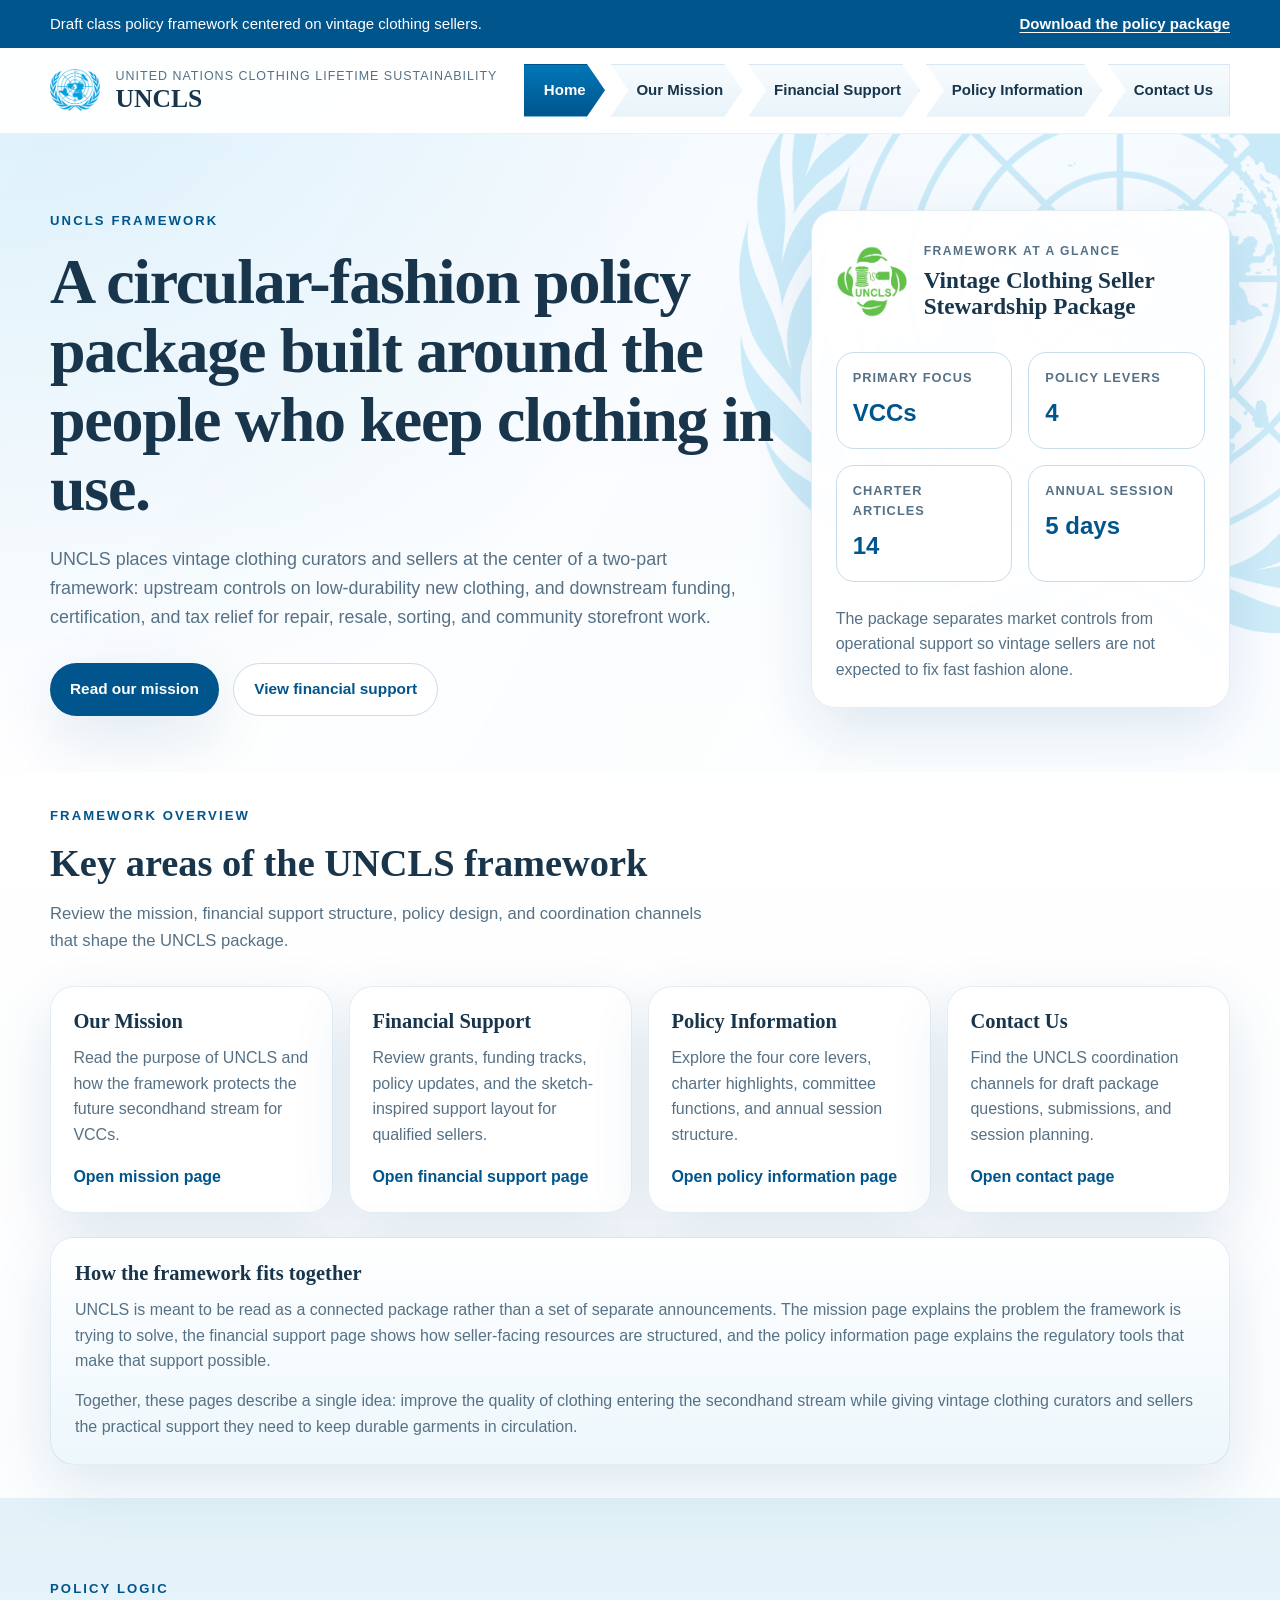
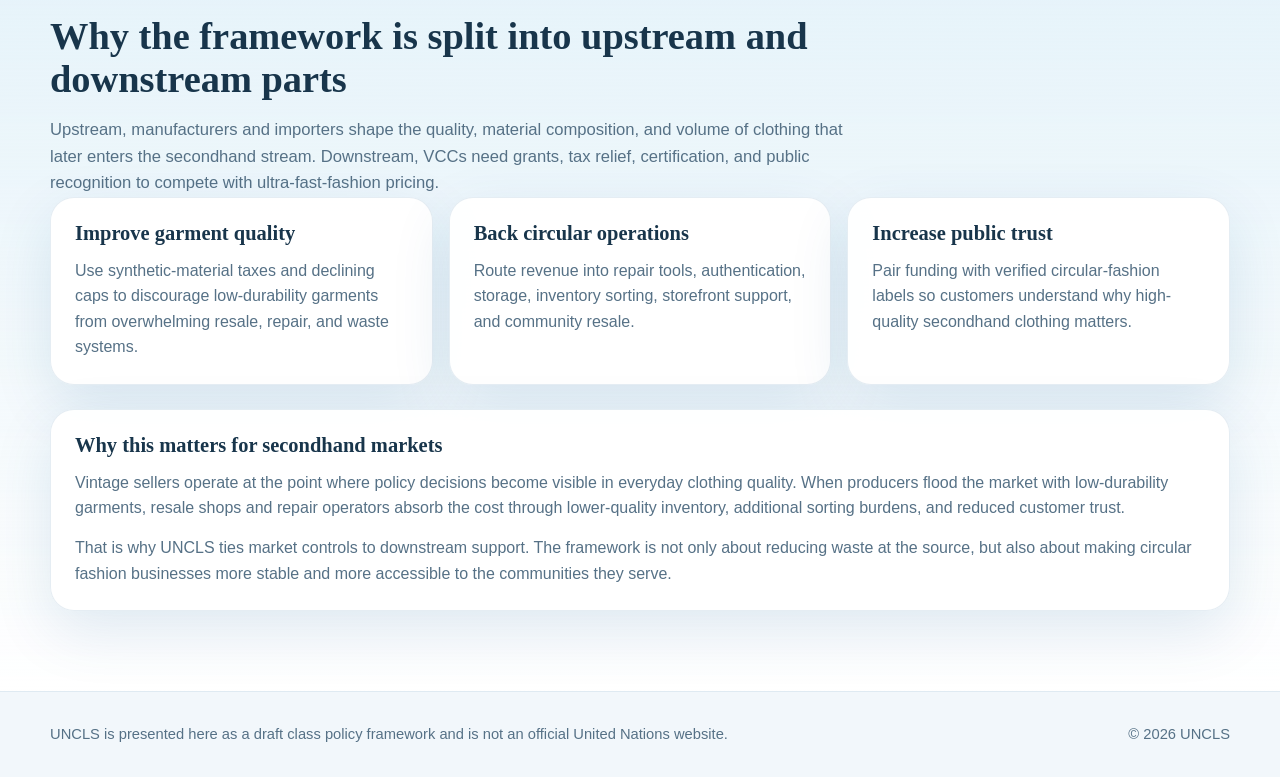
<file: index.html>
<!DOCTYPE html>
<html lang="en">
  <head>
    <meta charset="UTF-8" />
    <meta name="viewport" content="width=device-width, initial-scale=1.0" />
    <meta
      name="description"
      content="UNCLS is a draft United Nations Clothing Lifetime Sustainability framework focused on vintage clothing sellers and circular support."
    />
    <title>UNCLS | Home</title>
    <link rel="stylesheet" href="styles.css" />
    <script defer src="script.js"></script>
  </head>
  <body>
    <a class="skip-link" href="#main-content">Skip to main content</a>

    <div class="utility-bar">
      <div class="container utility-bar__inner">
        <p>Draft class policy framework centered on vintage clothing sellers.</p>
        <a
          href="assets/UNCLS_vintage_clothing_sellers_policy_package.pdf"
          target="_blank"
          rel="noreferrer noopener"
        >
          Download the policy package
        </a>
      </div>
    </div>

    <header class="site-header">
      <div class="container site-header__inner">
        <a class="brand" href="index.html" aria-label="UNCLS home">
          <img
            class="brand__mark"
            src="assets/un_logo.png"
            alt="United Nations emblem"
          />
          <div class="brand__copy">
            <span class="brand__eyebrow">United Nations Clothing Lifetime Sustainability</span>
            <strong class="brand__title">UNCLS</strong>
          </div>
        </a>

        <button
          class="menu-toggle"
          type="button"
          aria-expanded="false"
          aria-controls="site-nav"
        >
          Menu
        </button>

        <nav class="site-nav" id="site-nav" aria-label="Primary">
          <a href="index.html" aria-current="page">Home</a>
          <a href="mission.html">Our Mission</a>
          <a href="financial-support.html">Financial Support</a>
          <a href="policy-information.html">Policy Information</a>
          <a href="contact.html">Contact Us</a>
        </nav>
      </div>
    </header>

    <main id="main-content">
      <section class="hero hero--home">
        <div class="container hero__grid">
          <div class="hero__content" data-reveal>
            <p class="section-tag">UNCLS framework</p>
            <h1>
              A circular-fashion policy package built around the people who keep
              clothing in use.
            </h1>
            <p class="hero__lede">
              UNCLS places vintage clothing curators and sellers at the center
              of a two-part framework: upstream controls on low-durability new
              clothing, and downstream funding, certification, and tax relief
              for repair, resale, sorting, and community storefront work.
            </p>
            <div class="hero__actions">
              <a class="button button--primary" href="mission.html">Read our mission</a>
              <a class="button button--secondary" href="financial-support.html">
                View financial support
              </a>
            </div>
          </div>

          <aside class="feature-card" data-reveal>
            <div class="feature-card__header">
              <img
                class="feature-card__logo"
                src="assets/UNCLS_logo.png"
                alt="UNCLS logo"
              />
              <div>
                <p class="feature-card__eyebrow">Framework at a glance</p>
                <h2>Vintage Clothing Seller Stewardship Package</h2>
              </div>
            </div>

            <dl class="stats-grid">
              <div class="stat-box">
                <dt>Primary focus</dt>
                <dd>VCCs</dd>
              </div>
              <div class="stat-box">
                <dt>Policy levers</dt>
                <dd>4</dd>
              </div>
              <div class="stat-box">
                <dt>Charter articles</dt>
                <dd>14</dd>
              </div>
              <div class="stat-box">
                <dt>Annual session</dt>
                <dd>5 days</dd>
              </div>
            </dl>

            <p class="feature-card__text">
              The package separates market controls from operational support so
              vintage sellers are not expected to fix fast fashion alone.
            </p>
          </aside>
        </div>
      </section>

      <section class="section section--tight">
        <div class="container">
          <div class="section-heading section-heading--compact" data-reveal>
            <p class="section-tag">Framework Overview</p>
            <h2>Key areas of the UNCLS framework</h2>
            <p>
              Review the mission, financial support structure, policy design,
              and coordination channels that shape the UNCLS package.
            </p>
          </div>

          <div class="overview-grid">
            <article class="overview-card" data-reveal>
              <h3>Our Mission</h3>
              <p>
                Read the purpose of UNCLS and how the framework protects the
                future secondhand stream for VCCs.
              </p>
              <a class="text-link" href="mission.html">Open mission page</a>
            </article>

            <article class="overview-card" data-reveal>
              <h3>Financial Support</h3>
              <p>
                Review grants, funding tracks, policy updates, and the
                sketch-inspired support layout for qualified sellers.
              </p>
              <a class="text-link" href="financial-support.html">
                Open financial support page
              </a>
            </article>

            <article class="overview-card" data-reveal>
              <h3>Policy Information</h3>
              <p>
                Explore the four core levers, charter highlights, committee
                functions, and annual session structure.
              </p>
              <a class="text-link" href="policy-information.html">
                Open policy information page
              </a>
            </article>

            <article class="overview-card" data-reveal>
              <h3>Contact Us</h3>
              <p>
                Find the UNCLS coordination channels for draft package
                questions, submissions, and session planning.
              </p>
              <a class="text-link" href="contact.html">Open contact page</a>
            </article>
          </div>

          <article class="panel-card panel-card--accent section-followup prose-block" data-reveal>
            <h3>How the framework fits together</h3>
            <p>
              UNCLS is meant to be read as a connected package rather than a
              set of separate announcements. The mission page explains the
              problem the framework is trying to solve, the financial support
              page shows how seller-facing resources are structured, and the
              policy information page explains the regulatory tools that make
              that support possible.
            </p>
            <p>
              Together, these pages describe a single idea: improve the quality
              of clothing entering the secondhand stream while giving vintage
              clothing curators and sellers the practical support they need to
              keep durable garments in circulation.
            </p>
          </article>
        </div>
      </section>

      <section class="section section--alt">
        <div class="container">
          <div class="section-heading" data-reveal>
            <p class="section-tag">Policy logic</p>
            <h2>Why the framework is split into upstream and downstream parts</h2>
            <p>
              Upstream, manufacturers and importers shape the quality, material
              composition, and volume of clothing that later enters the
              secondhand stream. Downstream, VCCs need grants, tax relief,
              certification, and public recognition to compete with
              ultra-fast-fashion pricing.
            </p>
          </div>

          <div class="three-card-grid">
            <article class="info-card" data-reveal>
              <h3>Improve garment quality</h3>
              <p>
                Use synthetic-material taxes and declining caps to discourage
                low-durability garments from overwhelming resale, repair, and
                waste systems.
              </p>
            </article>

            <article class="info-card" data-reveal>
              <h3>Back circular operations</h3>
              <p>
                Route revenue into repair tools, authentication, storage,
                inventory sorting, storefront support, and community resale.
              </p>
            </article>

            <article class="info-card" data-reveal>
              <h3>Increase public trust</h3>
              <p>
                Pair funding with verified circular-fashion labels so customers
                understand why high-quality secondhand clothing matters.
              </p>
            </article>
          </div>

          <article class="panel-card section-followup prose-block" data-reveal>
            <h3>Why this matters for secondhand markets</h3>
            <p>
              Vintage sellers operate at the point where policy decisions become
              visible in everyday clothing quality. When producers flood the
              market with low-durability garments, resale shops and repair
              operators absorb the cost through lower-quality inventory,
              additional sorting burdens, and reduced customer trust.
            </p>
            <p>
              That is why UNCLS ties market controls to downstream support. The
              framework is not only about reducing waste at the source, but also
              about making circular fashion businesses more stable and more
              accessible to the communities they serve.
            </p>
          </article>
        </div>
      </section>
    </main>

    <footer class="site-footer">
      <div class="container site-footer__inner">
        <p>
          UNCLS is presented here as a draft class policy framework and is not
          an official United Nations website.
        </p>
        <p>&copy; <span id="current-year"></span> UNCLS</p>
      </div>
    </footer>
  </body>
</html>
</file>
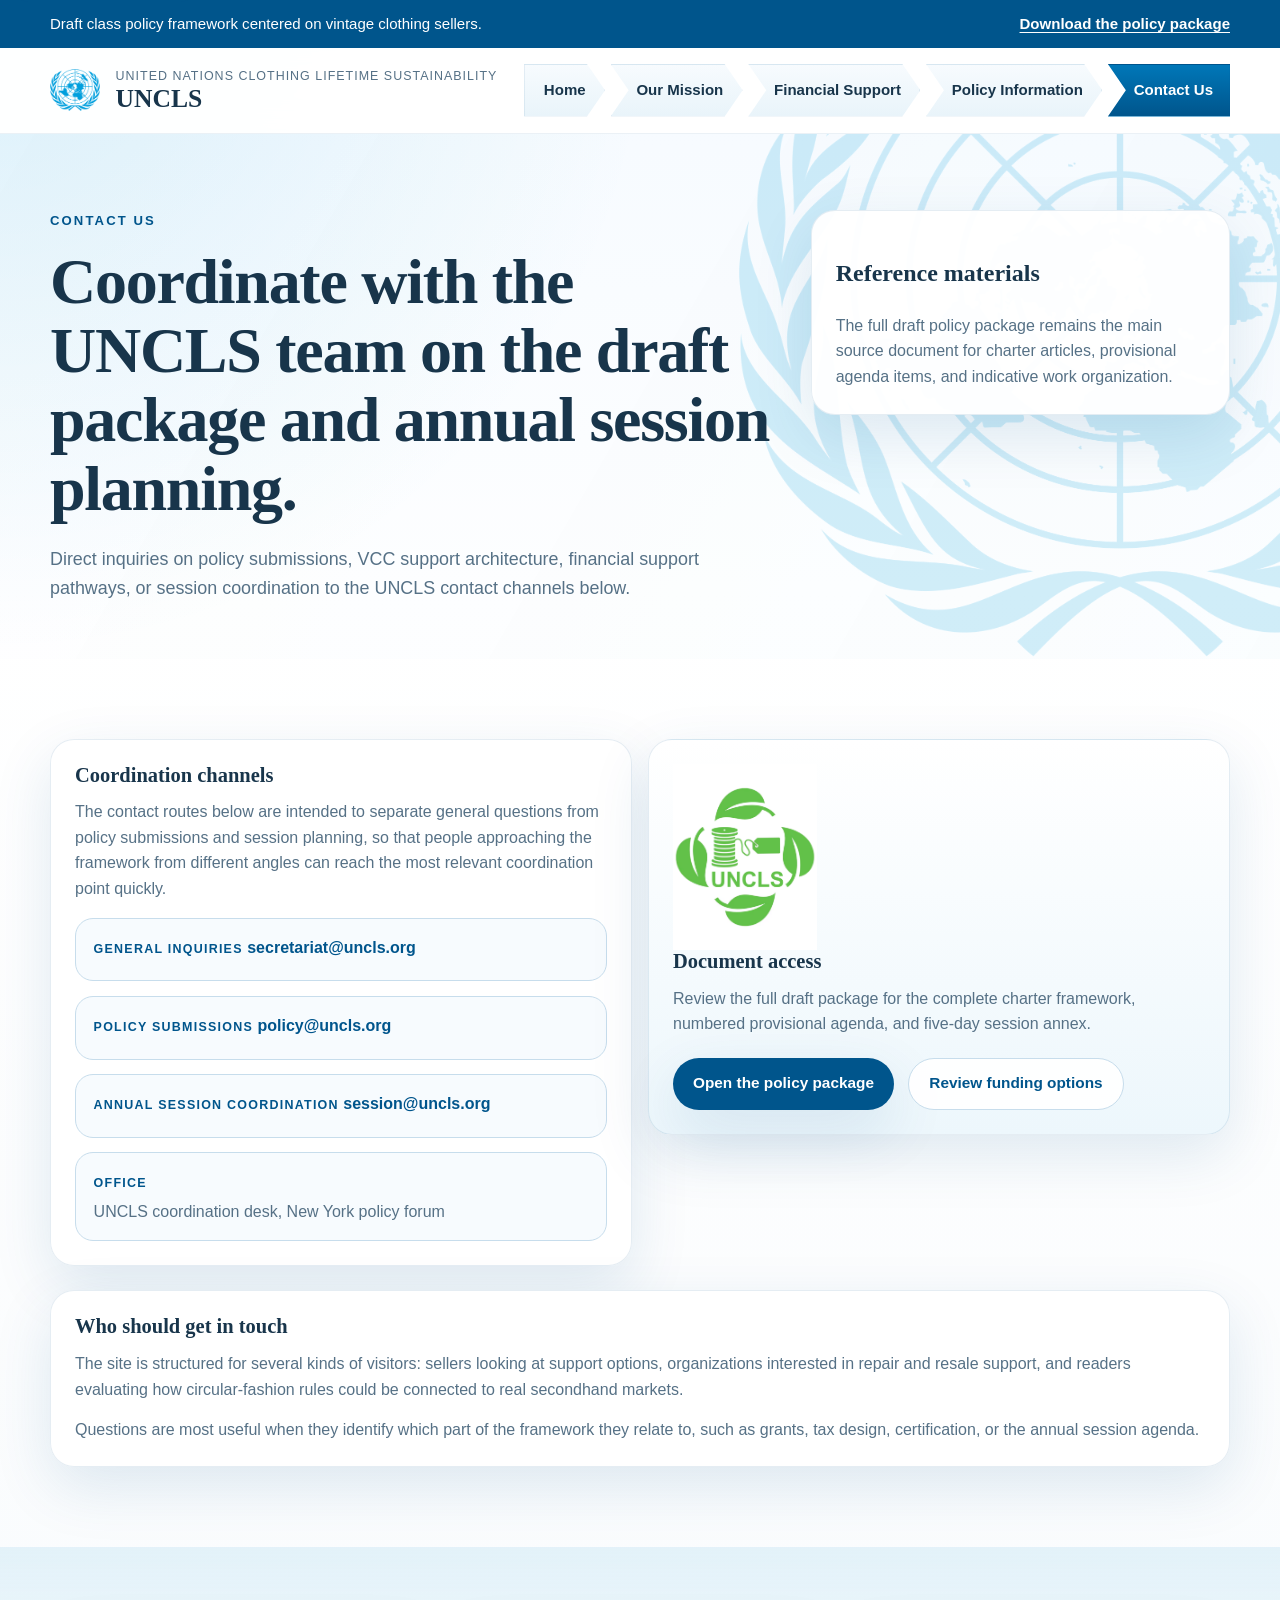
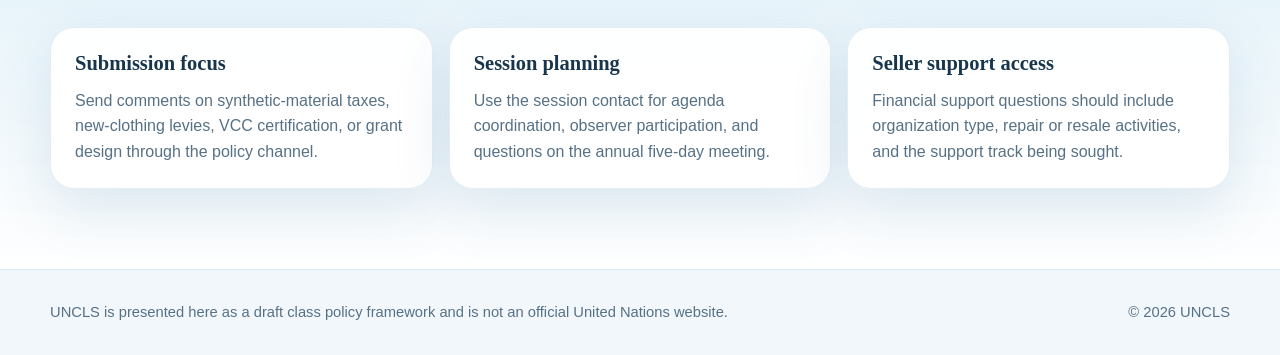
<file: contact.html>
<!DOCTYPE html>
<html lang="en">
  <head>
    <meta charset="UTF-8" />
    <meta name="viewport" content="width=device-width, initial-scale=1.0" />
    <meta
      name="description"
      content="Contact the UNCLS coordination team for draft package inquiries, policy submissions, and annual session planning."
    />
    <title>UNCLS | Contact Us</title>
    <link rel="stylesheet" href="styles.css" />
    <script defer src="script.js"></script>
  </head>
  <body>
    <a class="skip-link" href="#main-content">Skip to main content</a>

    <div class="utility-bar">
      <div class="container utility-bar__inner">
        <p>Draft class policy framework centered on vintage clothing sellers.</p>
        <a
          href="assets/UNCLS_vintage_clothing_sellers_policy_package.pdf"
          target="_blank"
          rel="noreferrer noopener"
        >
          Download the policy package
        </a>
      </div>
    </div>

    <header class="site-header">
      <div class="container site-header__inner">
        <a class="brand" href="index.html" aria-label="UNCLS home">
          <img
            class="brand__mark"
            src="assets/un_logo.png"
            alt="United Nations emblem"
          />
          <div class="brand__copy">
            <span class="brand__eyebrow">United Nations Clothing Lifetime Sustainability</span>
            <strong class="brand__title">UNCLS</strong>
          </div>
        </a>

        <button
          class="menu-toggle"
          type="button"
          aria-expanded="false"
          aria-controls="site-nav"
        >
          Menu
        </button>

        <nav class="site-nav" id="site-nav" aria-label="Primary">
          <a href="index.html">Home</a>
          <a href="mission.html">Our Mission</a>
          <a href="financial-support.html">Financial Support</a>
          <a href="policy-information.html">Policy Information</a>
          <a href="contact.html" aria-current="page">Contact Us</a>
        </nav>
      </div>
    </header>

    <main id="main-content">
      <section class="page-hero">
        <div class="container page-hero__grid">
          <div data-reveal>
            <p class="section-tag">Contact Us</p>
            <h1 class="page-title">
              Coordinate with the UNCLS team on the draft package and annual
              session planning.
            </h1>
            <p class="page-lede">
              Direct inquiries on policy submissions, VCC support architecture,
              financial support pathways, or session coordination to the UNCLS
              contact channels below.
            </p>
          </div>

          <aside class="page-note" data-reveal>
            <h2>Reference materials</h2>
            <p>
              The full draft policy package remains the main source document for
              charter articles, provisional agenda items, and indicative work
              organization.
            </p>
          </aside>
        </div>
      </section>

      <section class="section">
        <div class="container two-column-grid">
          <article class="panel-card prose-block" data-reveal>
            <h3>Coordination channels</h3>
            <p>
              The contact routes below are intended to separate general
              questions from policy submissions and session planning, so that
              people approaching the framework from different angles can reach
              the most relevant coordination point quickly.
            </p>
            <div class="contact-list">
              <div class="contact-item">
                <span class="contact-item__label">General inquiries</span>
                <a href="mailto:secretariat@uncls.org">secretariat@uncls.org</a>
              </div>
              <div class="contact-item">
                <span class="contact-item__label">Policy submissions</span>
                <a href="mailto:policy@uncls.org">policy@uncls.org</a>
              </div>
              <div class="contact-item">
                <span class="contact-item__label">Annual session coordination</span>
                <a href="mailto:session@uncls.org">session@uncls.org</a>
              </div>
              <div class="contact-item">
                <span class="contact-item__label">Office</span>
                <p>UNCLS coordination desk, New York policy forum</p>
              </div>
            </div>
          </article>

          <aside class="panel-card panel-card--accent" data-reveal>
            <img class="side-logo" src="assets/UNCLS_logo.png" alt="UNCLS logo" />
            <h3>Document access</h3>
            <p>
              Review the full draft package for the complete charter framework,
              numbered provisional agenda, and five-day session annex.
            </p>
            <div class="button-stack">
              <a
                class="button button--primary"
                href="assets/UNCLS_vintage_clothing_sellers_policy_package.pdf"
                target="_blank"
                rel="noreferrer noopener"
              >
                Open the policy package
              </a>
              <a class="button button--secondary" href="financial-support.html">
                Review funding options
              </a>
            </div>
          </aside>
        </div>

        <div class="container">
          <article class="panel-card section-followup prose-block" data-reveal>
            <h3>Who should get in touch</h3>
            <p>
              The site is structured for several kinds of visitors: sellers
              looking at support options, organizations interested in repair
              and resale support, and readers evaluating how circular-fashion
              rules could be connected to real secondhand markets.
            </p>
            <p>
              Questions are most useful when they identify which part of the
              framework they relate to, such as grants, tax design,
              certification, or the annual session agenda.
            </p>
          </article>
        </div>
      </section>

      <section class="section section--alt">
        <div class="container">
          <div class="three-card-grid">
            <article class="info-card" data-reveal>
              <h3>Submission focus</h3>
              <p>
                Send comments on synthetic-material taxes, new-clothing levies,
                VCC certification, or grant design through the policy channel.
              </p>
            </article>

            <article class="info-card" data-reveal>
              <h3>Session planning</h3>
              <p>
                Use the session contact for agenda coordination, observer
                participation, and questions on the annual five-day meeting.
              </p>
            </article>

            <article class="info-card" data-reveal>
              <h3>Seller support access</h3>
              <p>
                Financial support questions should include organization type,
                repair or resale activities, and the support track being sought.
              </p>
            </article>
          </div>
        </div>
      </section>
    </main>

    <footer class="site-footer">
      <div class="container site-footer__inner">
        <p>
          UNCLS is presented here as a draft class policy framework and is not
          an official United Nations website.
        </p>
        <p>&copy; <span id="current-year"></span> UNCLS</p>
      </div>
    </footer>
  </body>
</html>
</file>
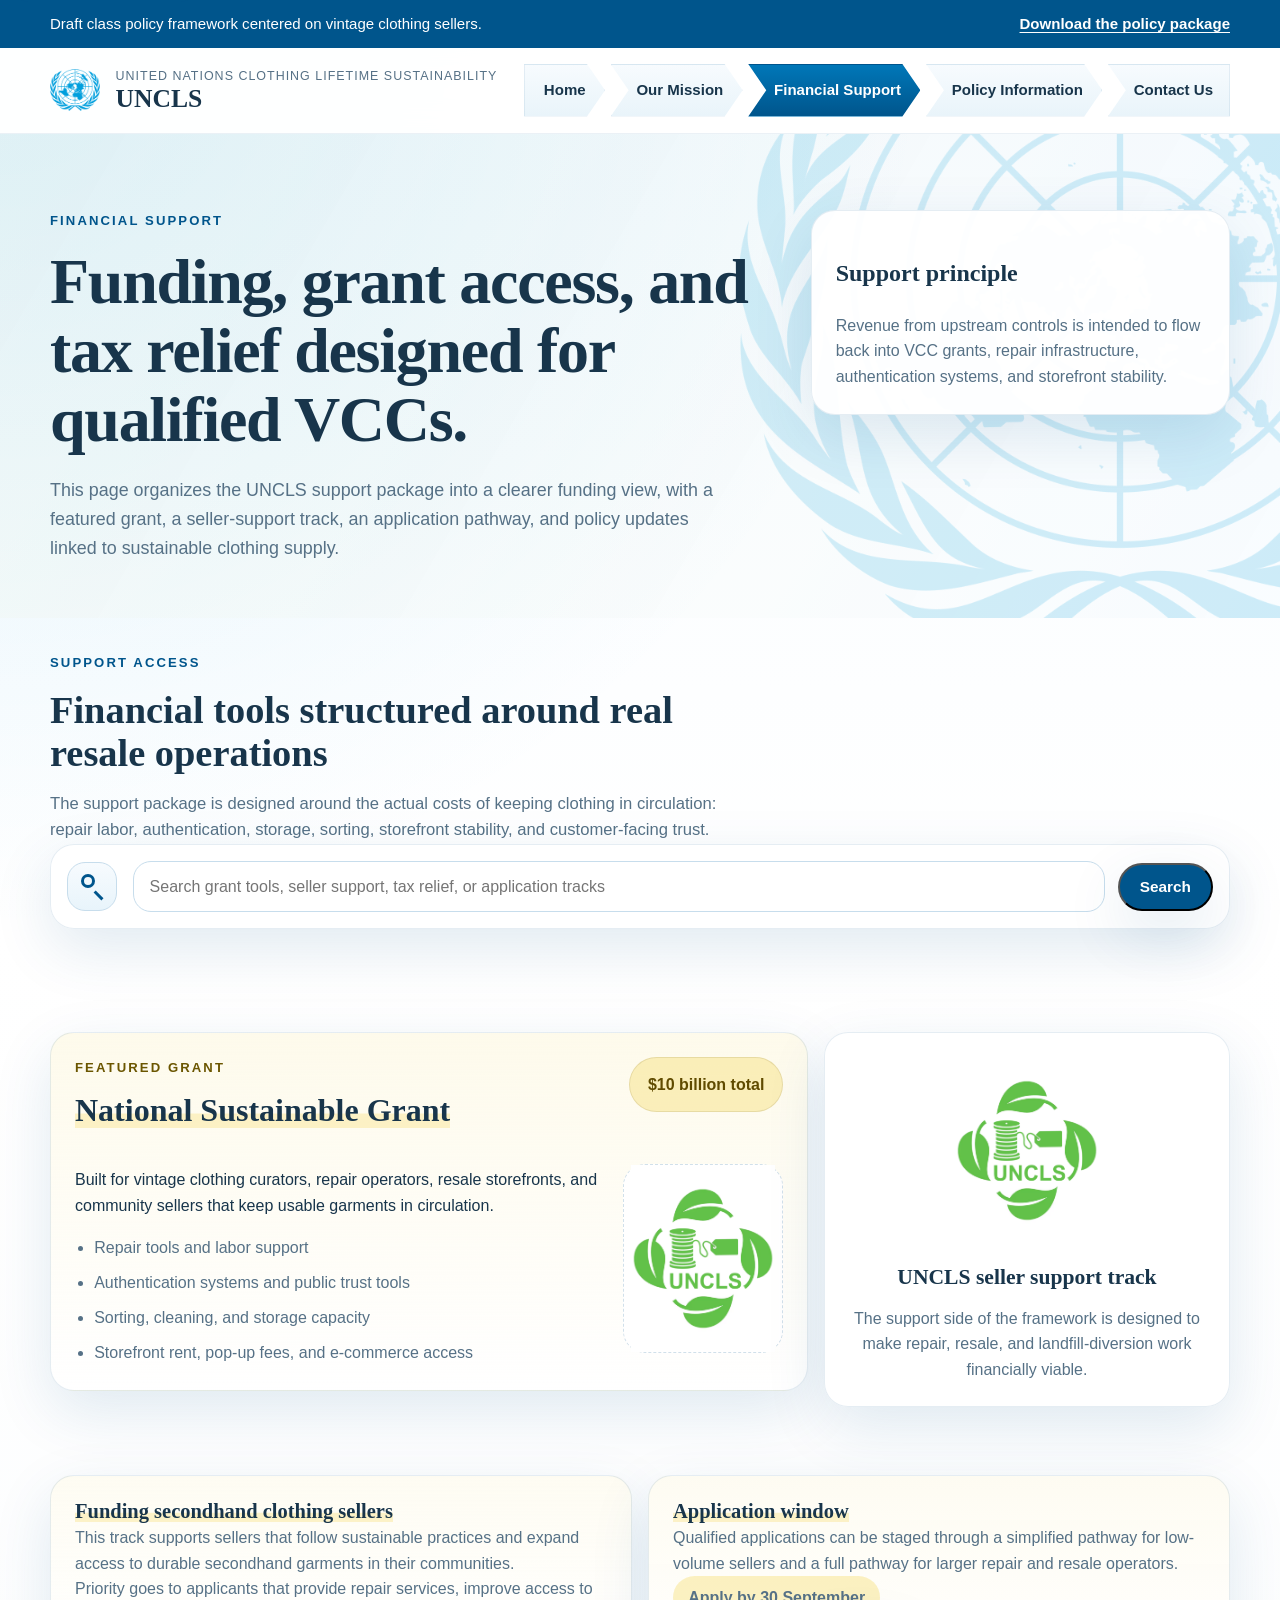
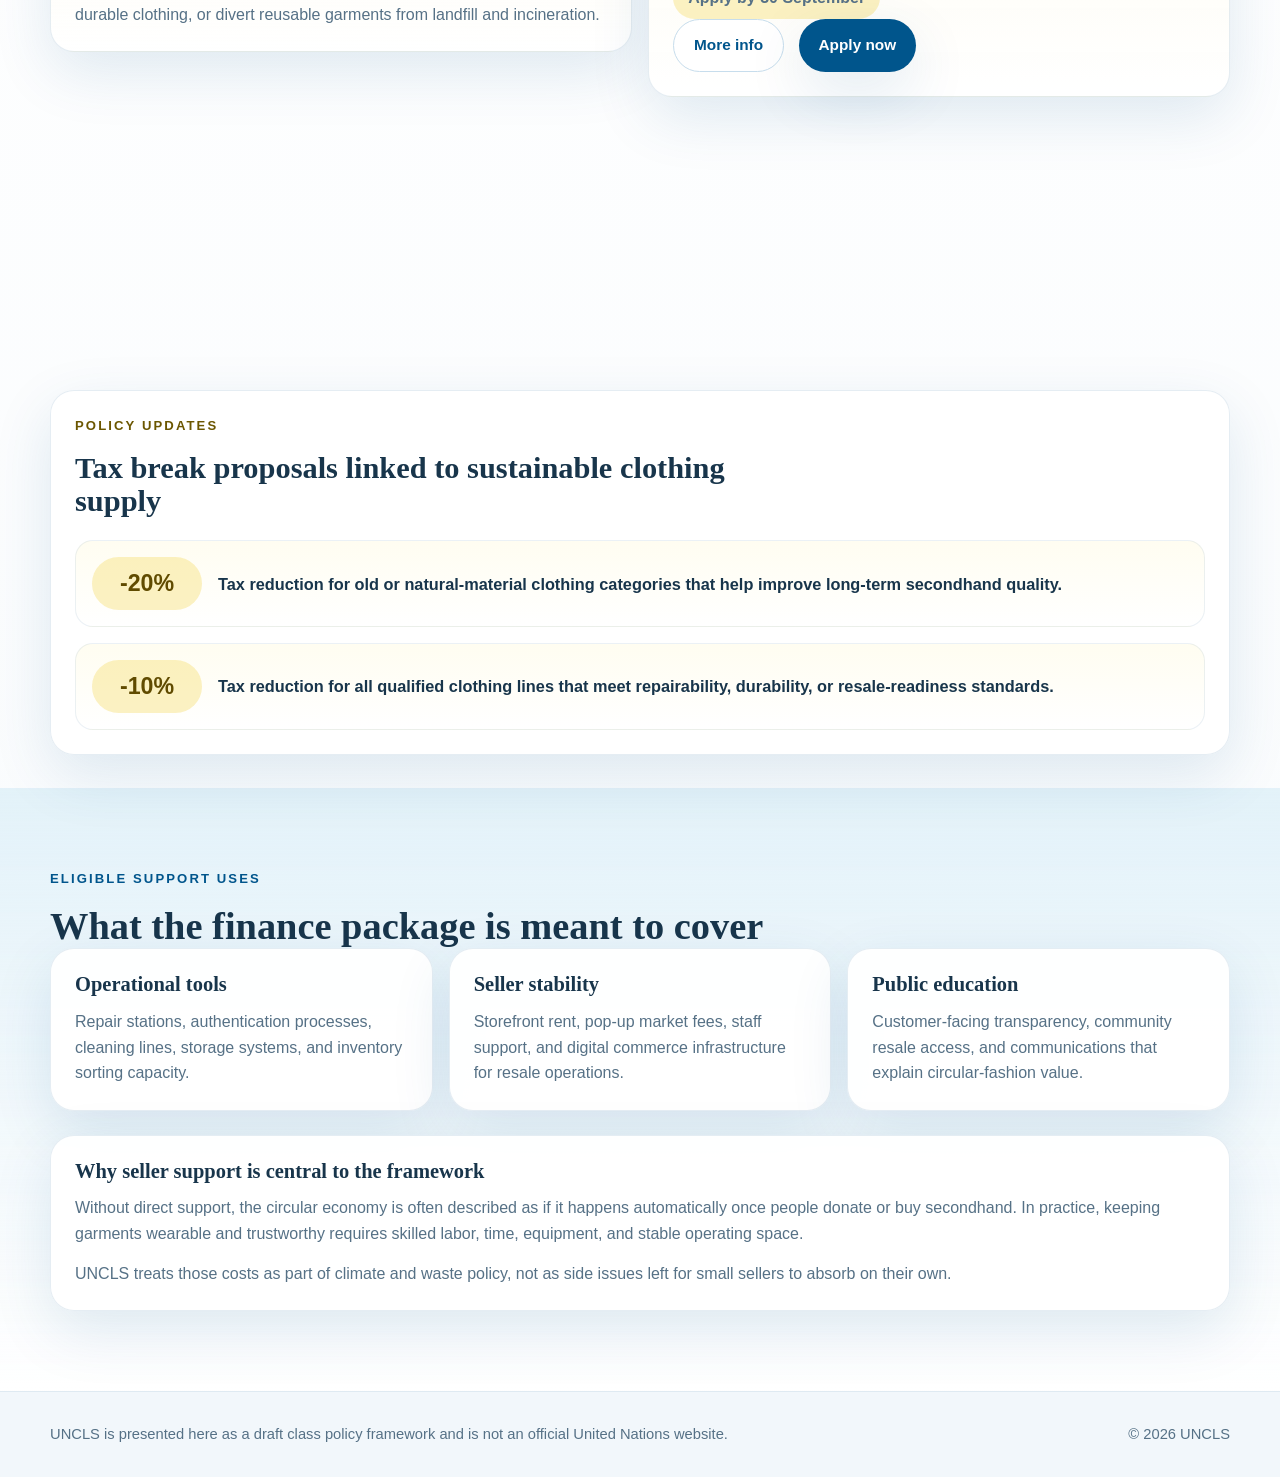
<file: financial-support.html>
<!DOCTYPE html>
<html lang="en">
  <head>
    <meta charset="UTF-8" />
    <meta name="viewport" content="width=device-width, initial-scale=1.0" />
    <meta
      name="description"
      content="Explore UNCLS financial support for vintage clothing sellers, including grants, funding tracks, policy updates, and application actions."
    />
    <title>UNCLS | Financial Support</title>
    <link rel="stylesheet" href="styles.css" />
    <script defer src="script.js"></script>
  </head>
  <body>
    <a class="skip-link" href="#main-content">Skip to main content</a>

    <div class="utility-bar">
      <div class="container utility-bar__inner">
        <p>Draft class policy framework centered on vintage clothing sellers.</p>
        <a
          href="assets/UNCLS_vintage_clothing_sellers_policy_package.pdf"
          target="_blank"
          rel="noreferrer noopener"
        >
          Download the policy package
        </a>
      </div>
    </div>

    <header class="site-header">
      <div class="container site-header__inner">
        <a class="brand" href="index.html" aria-label="UNCLS home">
          <img
            class="brand__mark"
            src="assets/un_logo.png"
            alt="United Nations emblem"
          />
          <div class="brand__copy">
            <span class="brand__eyebrow">United Nations Clothing Lifetime Sustainability</span>
            <strong class="brand__title">UNCLS</strong>
          </div>
        </a>

        <button
          class="menu-toggle"
          type="button"
          aria-expanded="false"
          aria-controls="site-nav"
        >
          Menu
        </button>

        <nav class="site-nav" id="site-nav" aria-label="Primary">
          <a href="index.html">Home</a>
          <a href="mission.html">Our Mission</a>
          <a href="financial-support.html" aria-current="page">Financial Support</a>
          <a href="policy-information.html">Policy Information</a>
          <a href="contact.html">Contact Us</a>
        </nav>
      </div>
    </header>

    <main id="main-content">
      <section class="page-hero page-hero--finance">
        <div class="container page-hero__grid">
          <div data-reveal>
            <p class="section-tag">Financial Support</p>
            <h1 class="page-title">
              Funding, grant access, and tax relief designed for qualified VCCs.
            </h1>
            <p class="page-lede">
              This page organizes the UNCLS support package into a clearer
              funding view, with a featured grant, a seller-support track, an
              application pathway, and policy updates linked to sustainable
              clothing supply.
            </p>
          </div>

          <aside class="page-note" data-reveal>
            <h2>Support principle</h2>
            <p>
              Revenue from upstream controls is intended to flow back into VCC
              grants, repair infrastructure, authentication systems, and
              storefront stability.
            </p>
          </aside>
        </div>
      </section>

      <section class="section section--tight">
        <div class="container">
          <div class="section-heading section-heading--compact" data-reveal>
            <p class="section-tag">Support access</p>
            <h2>Financial tools structured around real resale operations</h2>
            <p>
              The support package is designed around the actual costs of keeping
              clothing in circulation: repair labor, authentication, storage,
              sorting, storefront stability, and customer-facing trust.
            </p>
          </div>

          <div class="search-panel" data-reveal data-support-search>
            <div class="search-panel__icon" aria-hidden="true"></div>
            <input
              id="financial-support-search"
              type="search"
              placeholder="Search grant tools, seller support, tax relief, or application tracks"
              aria-label="Search financial support information"
            />
            <button
              class="button button--primary"
              type="button"
              data-support-search-button
            >
              Search
            </button>
          </div>
          <p
            class="search-status"
            data-support-search-status
            aria-live="polite"
          ></p>
        </div>
      </section>

      <section class="section section--tight">
        <div class="container finance-grid">
          <article
            class="grant-showcase"
            data-reveal
            data-search-target
            data-search-keywords="grant funding national sustainable repair authentication storefront e-commerce $10 billion"
            tabindex="-1"
          >
            <div class="grant-showcase__top">
              <div>
                <p class="section-tag section-tag--warm">Featured grant</p>
                <h2 class="highlight-title">National Sustainable Grant</h2>
              </div>
              <div class="grant-total">$10 billion total</div>
            </div>

            <div class="grant-showcase__body">
              <div class="grant-showcase__copy">
                <p>
                  Built for vintage clothing curators, repair operators, resale
                  storefronts, and community sellers that keep usable garments
                  in circulation.
                </p>
                <ul class="plain-list">
                  <li>Repair tools and labor support</li>
                  <li>Authentication systems and public trust tools</li>
                  <li>Sorting, cleaning, and storage capacity</li>
                  <li>Storefront rent, pop-up fees, and e-commerce access</li>
                </ul>
              </div>

              <div class="grant-badge">
                <img src="assets/UNCLS_logo.png" alt="UNCLS logo" />
              </div>
            </div>
          </article>

          <aside
            class="logo-panel"
            data-reveal
            data-search-target
            data-search-keywords="seller support track repair resale landfill diversion financially viable"
            tabindex="-1"
          >
            <img src="assets/UNCLS_logo.png" alt="UNCLS emblem" />
            <h3>UNCLS seller support track</h3>
            <p>
              The support side of the framework is designed to make repair,
              resale, and landfill-diversion work financially viable.
            </p>
          </aside>
        </div>
      </section>

      <section class="section section--tight">
        <div class="container two-column-grid">
          <article
            class="panel-card panel-card--sketch"
            data-reveal
            data-search-target
            data-search-keywords="funding secondhand sustainable practices seller support durable communities priority repair services landfill incineration"
            tabindex="-1"
          >
            <h3 class="highlight-title">Funding secondhand clothing sellers</h3>
            <p>
              This track supports sellers that follow sustainable practices and
              expand access to durable secondhand garments in their communities.
            </p>
            <p>
              Priority goes to applicants that provide repair services, improve
              access to durable clothing, or divert reusable garments from
              landfill and incineration.
            </p>
          </article>

          <article
            class="panel-card panel-card--sketch"
            data-reveal
            data-search-target
            data-search-keywords="application apply september simplified pathway low-volume sellers repair resale operators"
            tabindex="-1"
          >
            <h3 class="highlight-title">Application window</h3>
            <p>
              Qualified applications can be staged through a simplified pathway
              for low-volume sellers and a full pathway for larger repair and
              resale operators.
            </p>
            <p class="deadline-pill">Apply by 30 September</p>
            <div class="button-row">
              <a class="button button--secondary" href="policy-information.html">
                More info
              </a>
              <a class="button button--primary" href="grant-application.html">
                Apply now
              </a>
            </div>
          </article>
        </div>

        <div class="container">
          <article class="panel-card panel-card--accent section-followup prose-block" data-reveal>
            <h3>How support is meant to flow</h3>
            <p>
              The finance side of UNCLS is not only about one grant window. It
              is meant to create a predictable path from upstream revenue into
              the businesses and community sellers that extend clothing life
              through repair, resale, and reuse.
            </p>
            <p>
              That means support can cover both visible public-facing work, such
              as storefront access and seller education, and less visible
              operational work, such as cleaning, sorting, storage, and
              authentication systems that make circular markets function.
            </p>
          </article>
        </div>
      </section>

      <section class="section section--tight">
        <div class="container">
          <article
            class="policy-updates"
            data-reveal
            data-search-target
            data-search-keywords="policy updates tax break tax reduction natural material qualified clothing old repairability durability resale-readiness"
            tabindex="-1"
          >
            <div class="policy-updates__header">
              <p class="section-tag section-tag--warm">Policy updates</p>
              <h2>Tax break proposals linked to sustainable clothing supply</h2>
            </div>

            <div class="policy-update-list">
              <div class="policy-update-item">
                <span class="percent-chip">-20%</span>
                <p>
                  Tax reduction for old or natural-material clothing categories
                  that help improve long-term secondhand quality.
                </p>
              </div>

              <div class="policy-update-item">
                <span class="percent-chip">-10%</span>
                <p>
                  Tax reduction for all qualified clothing lines that meet
                  repairability, durability, or resale-readiness standards.
                </p>
              </div>
            </div>
          </article>
        </div>
      </section>

      <section class="section section--alt">
        <div class="container">
          <div class="section-heading" data-reveal>
            <p class="section-tag">Eligible support uses</p>
            <h2>What the finance package is meant to cover</h2>
          </div>

          <div class="three-card-grid">
            <article
              class="info-card"
              data-reveal
              data-search-target
              data-search-keywords="operational tools repair stations authentication cleaning storage inventory sorting"
              tabindex="-1"
            >
              <h3>Operational tools</h3>
              <p>
                Repair stations, authentication processes, cleaning lines,
                storage systems, and inventory sorting capacity.
              </p>
            </article>

            <article
              class="info-card"
              data-reveal
              data-search-target
              data-search-keywords="seller stability storefront rent pop-up fees staff support digital commerce infrastructure"
              tabindex="-1"
            >
              <h3>Seller stability</h3>
              <p>
                Storefront rent, pop-up market fees, staff support, and digital
                commerce infrastructure for resale operations.
              </p>
            </article>

            <article
              class="info-card"
              data-reveal
              data-search-target
              data-search-keywords="public education transparency community resale access communications circular fashion value"
              tabindex="-1"
            >
              <h3>Public education</h3>
              <p>
                Customer-facing transparency, community resale access, and
                communications that explain circular-fashion value.
              </p>
            </article>
          </div>

          <article class="panel-card section-followup prose-block" data-reveal>
            <h3>Why seller support is central to the framework</h3>
            <p>
              Without direct support, the circular economy is often described as
              if it happens automatically once people donate or buy secondhand.
              In practice, keeping garments wearable and trustworthy requires
              skilled labor, time, equipment, and stable operating space.
            </p>
            <p>
              UNCLS treats those costs as part of climate and waste policy, not
              as side issues left for small sellers to absorb on their own.
            </p>
          </article>
        </div>
      </section>
    </main>

    <footer class="site-footer">
      <div class="container site-footer__inner">
        <p>
          UNCLS is presented here as a draft class policy framework and is not
          an official United Nations website.
        </p>
        <p>&copy; <span id="current-year"></span> UNCLS</p>
      </div>
    </footer>
  </body>
</html>
</file>
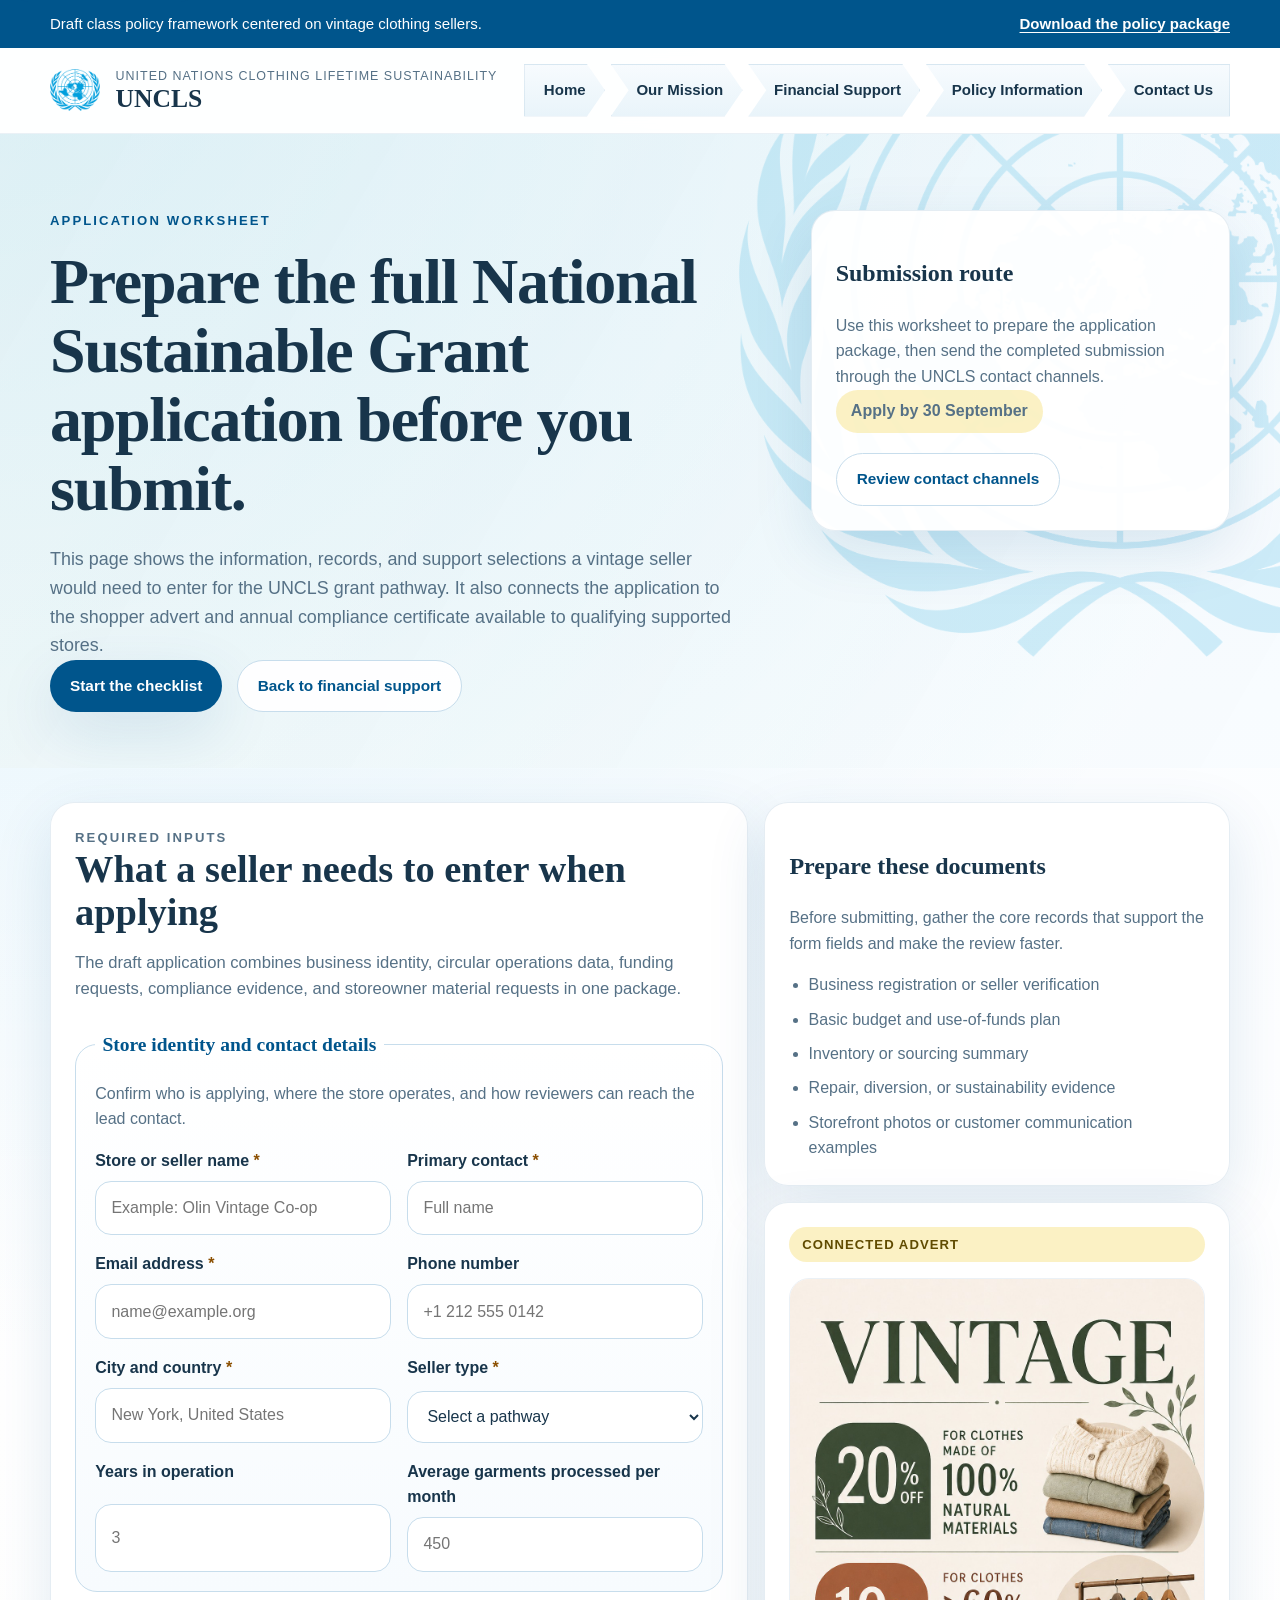
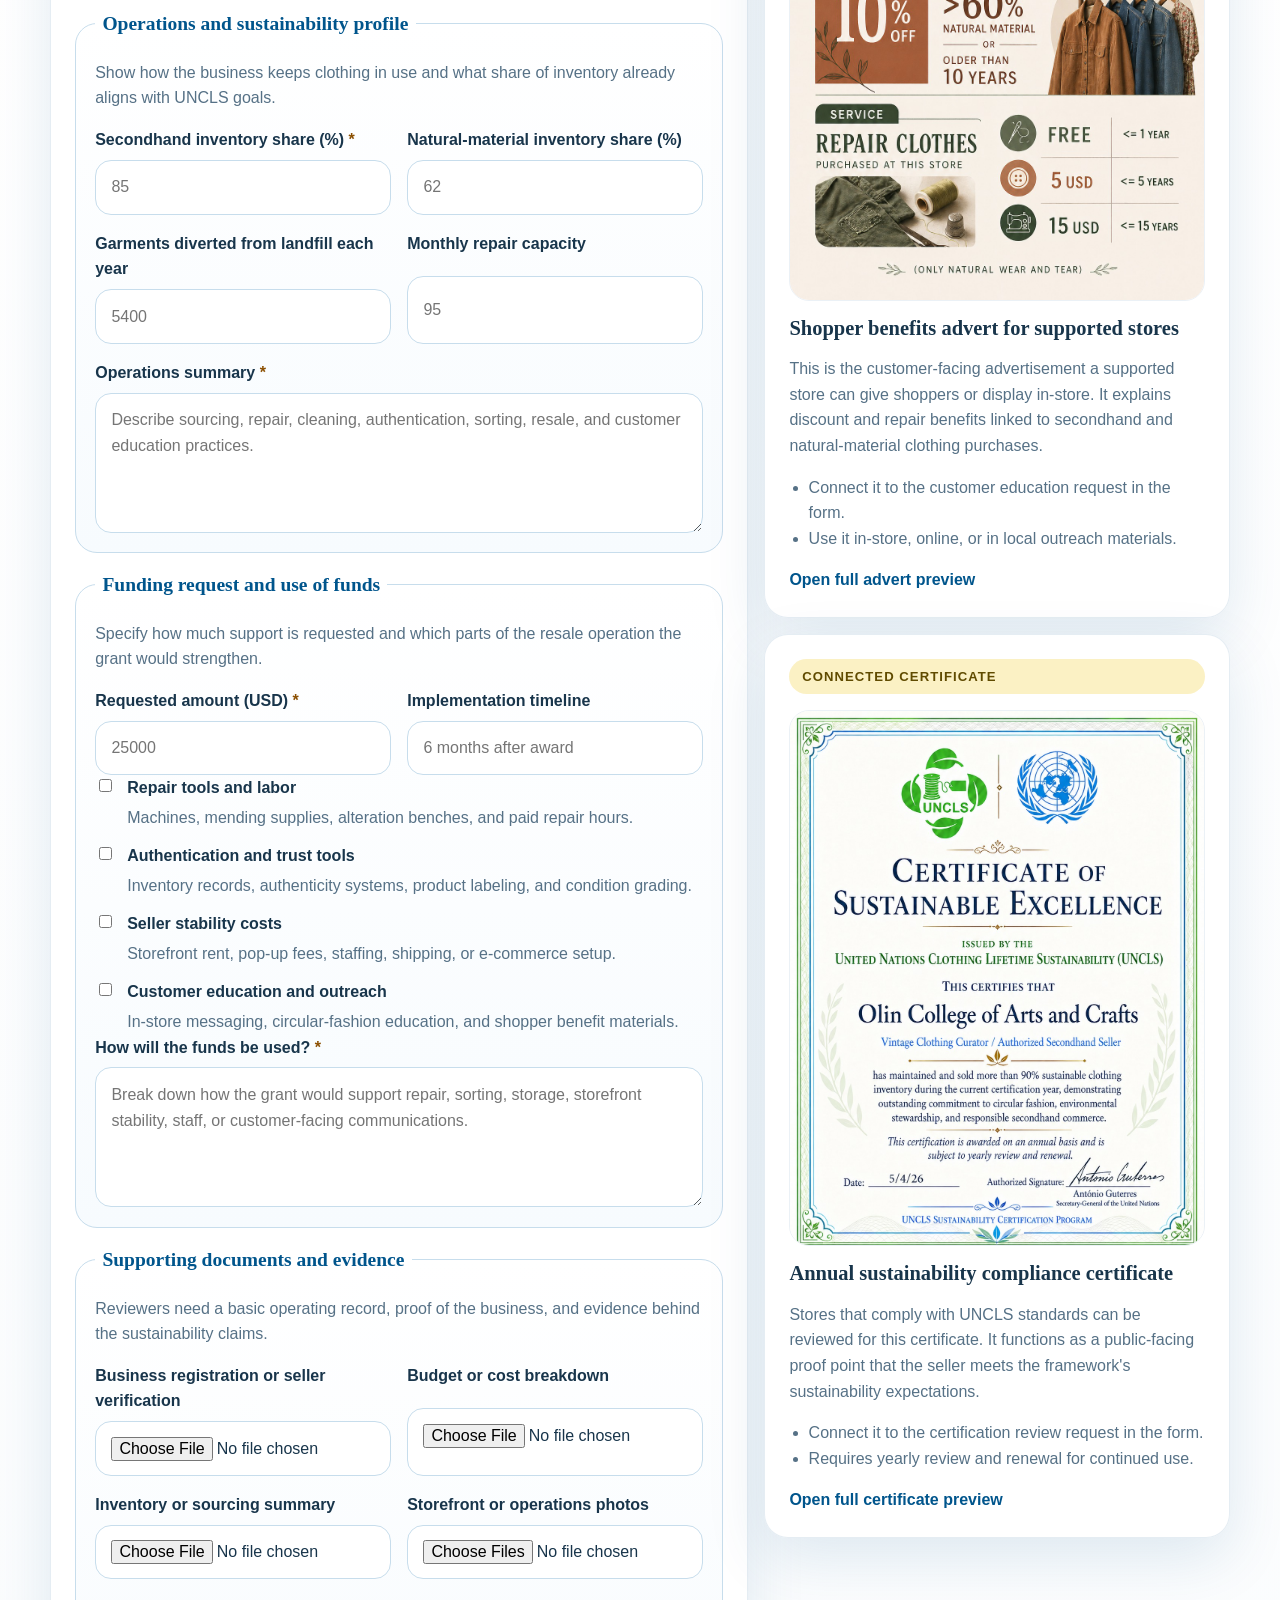
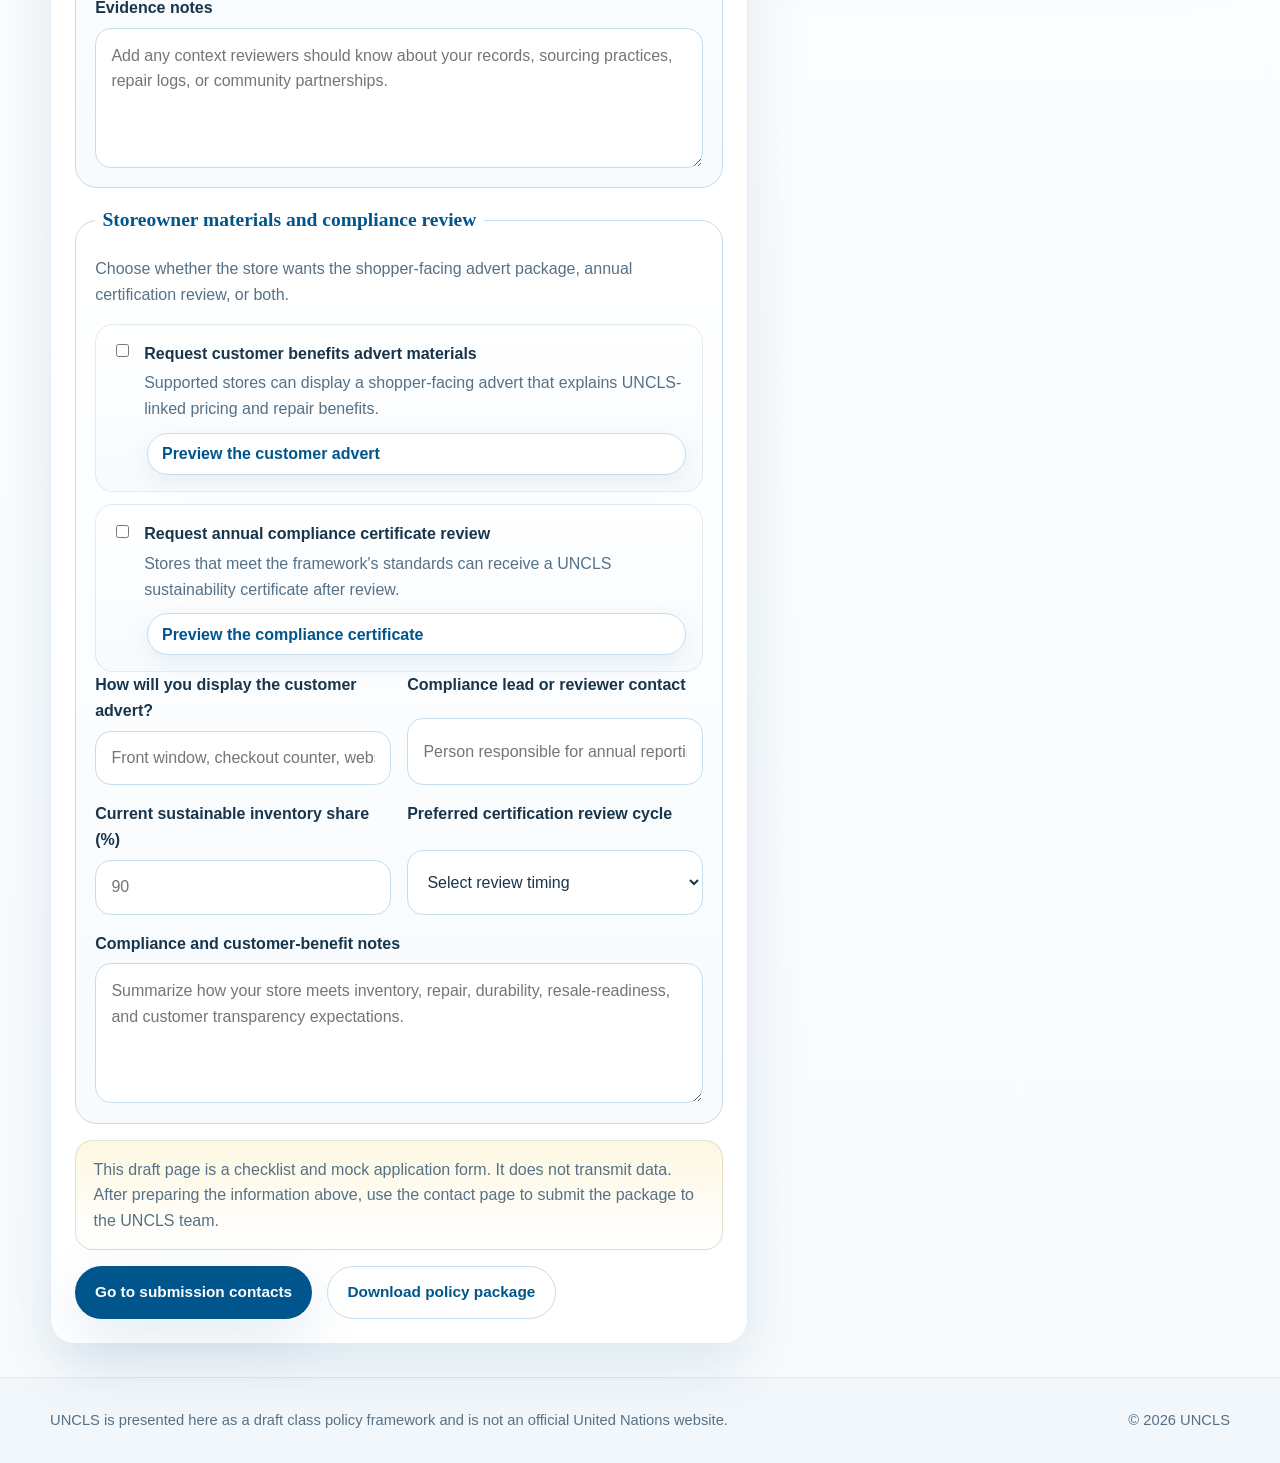
<file: grant-application.html>
<!DOCTYPE html>
<html lang="en">
  <head>
    <meta charset="UTF-8" />
    <meta name="viewport" content="width=device-width, initial-scale=1.0" />
    <meta
      name="description"
      content="Prepare a UNCLS National Sustainable Grant application with the required seller details, supporting documents, and storeowner materials."
    />
    <title>UNCLS | Grant Application</title>
    <link rel="stylesheet" href="styles.css" />
    <script defer src="script.js"></script>
  </head>
  <body>
    <a class="skip-link" href="#main-content">Skip to main content</a>

    <div class="utility-bar">
      <div class="container utility-bar__inner">
        <p>Draft class policy framework centered on vintage clothing sellers.</p>
        <a
          href="assets/UNCLS_vintage_clothing_sellers_policy_package.pdf"
          target="_blank"
          rel="noreferrer noopener"
        >
          Download the policy package
        </a>
      </div>
    </div>

    <header class="site-header">
      <div class="container site-header__inner">
        <a class="brand" href="index.html" aria-label="UNCLS home">
          <img
            class="brand__mark"
            src="assets/un_logo.png"
            alt="United Nations emblem"
          />
          <div class="brand__copy">
            <span class="brand__eyebrow">United Nations Clothing Lifetime Sustainability</span>
            <strong class="brand__title">UNCLS</strong>
          </div>
        </a>

        <button
          class="menu-toggle"
          type="button"
          aria-expanded="false"
          aria-controls="site-nav"
        >
          Menu
        </button>

        <nav class="site-nav" id="site-nav" aria-label="Primary">
          <a href="index.html">Home</a>
          <a href="mission.html">Our Mission</a>
          <a href="financial-support.html">Financial Support</a>
          <a href="policy-information.html">Policy Information</a>
          <a href="contact.html">Contact Us</a>
        </nav>
      </div>
    </header>

    <main id="main-content">
      <section class="page-hero page-hero--finance">
        <div class="container page-hero__grid">
          <div data-reveal>
            <p class="section-tag">Application Worksheet</p>
            <h1 class="page-title">
              Prepare the full National Sustainable Grant application before you submit.
            </h1>
            <p class="page-lede">
              This page shows the information, records, and support selections a
              vintage seller would need to enter for the UNCLS grant pathway.
              It also connects the application to the shopper advert and annual
              compliance certificate available to qualifying supported stores.
            </p>
            <div class="button-row">
              <a class="button button--primary" href="#application-form">
                Start the checklist
              </a>
              <a class="button button--secondary" href="financial-support.html">
                Back to financial support
              </a>
            </div>
          </div>

          <aside class="page-note" data-reveal>
            <h2>Submission route</h2>
            <p>
              Use this worksheet to prepare the application package, then send
              the completed submission through the UNCLS contact channels.
            </p>
            <p class="deadline-pill">Apply by 30 September</p>
            <div class="button-stack">
              <a class="button button--secondary" href="contact.html">
                Review contact channels
              </a>
            </div>
          </aside>
        </div>
      </section>

      <section class="section section--tight">
        <div class="container sidebar-layout application-layout">
          <article class="panel-card application-form-card" data-reveal>
            <div class="section-heading section-heading--compact">
              <p class="section-tag">Required inputs</p>
              <h2>What a seller needs to enter when applying</h2>
              <p>
                The draft application combines business identity, circular
                operations data, funding requests, compliance evidence, and
                storeowner material requests in one package.
              </p>
            </div>

            <form class="application-form" id="application-form">
              <fieldset class="application-fieldset">
                <legend>Store identity and contact details</legend>
                <p>Confirm who is applying, where the store operates, and how reviewers can reach the lead contact.</p>
                <div class="form-grid">
                  <div class="field-group">
                    <label for="store-name">Store or seller name <span class="required-marker">*</span></label>
                    <input id="store-name" name="store-name" type="text" placeholder="Example: Olin Vintage Co-op" required />
                  </div>
                  <div class="field-group">
                    <label for="contact-name">Primary contact <span class="required-marker">*</span></label>
                    <input id="contact-name" name="contact-name" type="text" placeholder="Full name" required />
                  </div>
                  <div class="field-group">
                    <label for="email">Email address <span class="required-marker">*</span></label>
                    <input id="email" name="email" type="email" placeholder="name@example.org" required />
                  </div>
                  <div class="field-group">
                    <label for="phone">Phone number</label>
                    <input id="phone" name="phone" type="tel" placeholder="+1 212 555 0142" />
                  </div>
                  <div class="field-group">
                    <label for="location">City and country <span class="required-marker">*</span></label>
                    <input id="location" name="location" type="text" placeholder="New York, United States" required />
                  </div>
                  <div class="field-group">
                    <label for="seller-type">Seller type <span class="required-marker">*</span></label>
                    <select id="seller-type" name="seller-type" required>
                      <option value="">Select a pathway</option>
                      <option>Independent storefront</option>
                      <option>Market or pop-up seller</option>
                      <option>Repair-first studio</option>
                      <option>Online resale operation</option>
                      <option>Community or nonprofit seller</option>
                    </select>
                  </div>
                  <div class="field-group">
                    <label for="years-operating">Years in operation</label>
                    <input id="years-operating" name="years-operating" type="number" min="0" placeholder="3" />
                  </div>
                  <div class="field-group">
                    <label for="items-processed">Average garments processed per month</label>
                    <input id="items-processed" name="items-processed" type="number" min="0" placeholder="450" />
                  </div>
                </div>
              </fieldset>

              <fieldset class="application-fieldset">
                <legend>Operations and sustainability profile</legend>
                <p>Show how the business keeps clothing in use and what share of inventory already aligns with UNCLS goals.</p>
                <div class="form-grid">
                  <div class="field-group">
                    <label for="secondhand-share">Secondhand inventory share (%) <span class="required-marker">*</span></label>
                    <input id="secondhand-share" name="secondhand-share" type="number" min="0" max="100" placeholder="85" required />
                  </div>
                  <div class="field-group">
                    <label for="natural-material-share">Natural-material inventory share (%)</label>
                    <input id="natural-material-share" name="natural-material-share" type="number" min="0" max="100" placeholder="62" />
                  </div>
                  <div class="field-group">
                    <label for="garments-diverted">Garments diverted from landfill each year</label>
                    <input id="garments-diverted" name="garments-diverted" type="number" min="0" placeholder="5400" />
                  </div>
                  <div class="field-group">
                    <label for="repair-capacity">Monthly repair capacity</label>
                    <input id="repair-capacity" name="repair-capacity" type="number" min="0" placeholder="95" />
                  </div>
                  <div class="field-group field-group--full">
                    <label for="operations-summary">Operations summary <span class="required-marker">*</span></label>
                    <textarea
                      id="operations-summary"
                      name="operations-summary"
                      placeholder="Describe sourcing, repair, cleaning, authentication, sorting, resale, and customer education practices."
                      required
                    ></textarea>
                  </div>
                </div>
              </fieldset>

              <fieldset class="application-fieldset">
                <legend>Funding request and use of funds</legend>
                <p>Specify how much support is requested and which parts of the resale operation the grant would strengthen.</p>
                <div class="form-grid">
                  <div class="field-group">
                    <label for="request-amount">Requested amount (USD) <span class="required-marker">*</span></label>
                    <input id="request-amount" name="request-amount" type="number" min="0" step="100" placeholder="25000" required />
                  </div>
                  <div class="field-group">
                    <label for="request-timeline">Implementation timeline</label>
                    <input id="request-timeline" name="request-timeline" type="text" placeholder="6 months after award" />
                  </div>
                </div>
                <div class="checkbox-list">
                  <label class="checkbox-item" for="repair-tools">
                    <input id="repair-tools" name="support-categories" type="checkbox" value="repair-tools" />
                    <span class="checkbox-item__copy">
                      <strong>Repair tools and labor</strong>
                      <span>Machines, mending supplies, alteration benches, and paid repair hours.</span>
                    </span>
                  </label>
                  <label class="checkbox-item" for="authentication-tools">
                    <input id="authentication-tools" name="support-categories" type="checkbox" value="authentication-tools" />
                    <span class="checkbox-item__copy">
                      <strong>Authentication and trust tools</strong>
                      <span>Inventory records, authenticity systems, product labeling, and condition grading.</span>
                    </span>
                  </label>
                  <label class="checkbox-item" for="seller-stability">
                    <input id="seller-stability" name="support-categories" type="checkbox" value="seller-stability" />
                    <span class="checkbox-item__copy">
                      <strong>Seller stability costs</strong>
                      <span>Storefront rent, pop-up fees, staffing, shipping, or e-commerce setup.</span>
                    </span>
                  </label>
                  <label class="checkbox-item" for="customer-education">
                    <input id="customer-education" name="support-categories" type="checkbox" value="customer-education" />
                    <span class="checkbox-item__copy">
                      <strong>Customer education and outreach</strong>
                      <span>In-store messaging, circular-fashion education, and shopper benefit materials.</span>
                    </span>
                  </label>
                </div>
                <div class="field-group field-group--full">
                  <label for="funding-plan">How will the funds be used? <span class="required-marker">*</span></label>
                  <textarea
                    id="funding-plan"
                    name="funding-plan"
                    placeholder="Break down how the grant would support repair, sorting, storage, storefront stability, staff, or customer-facing communications."
                    required
                  ></textarea>
                </div>
              </fieldset>

              <fieldset class="application-fieldset">
                <legend>Supporting documents and evidence</legend>
                <p>Reviewers need a basic operating record, proof of the business, and evidence behind the sustainability claims.</p>
                <div class="form-grid">
                  <div class="field-group">
                    <label for="registration-upload">Business registration or seller verification</label>
                    <input id="registration-upload" name="registration-upload" type="file" />
                  </div>
                  <div class="field-group">
                    <label for="budget-upload">Budget or cost breakdown</label>
                    <input id="budget-upload" name="budget-upload" type="file" />
                  </div>
                  <div class="field-group">
                    <label for="inventory-upload">Inventory or sourcing summary</label>
                    <input id="inventory-upload" name="inventory-upload" type="file" />
                  </div>
                  <div class="field-group">
                    <label for="photos-upload">Storefront or operations photos</label>
                    <input id="photos-upload" name="photos-upload" type="file" multiple />
                  </div>
                  <div class="field-group field-group--full">
                    <label for="evidence-notes">Evidence notes</label>
                    <textarea
                      id="evidence-notes"
                      name="evidence-notes"
                      placeholder="Add any context reviewers should know about your records, sourcing practices, repair logs, or community partnerships."
                    ></textarea>
                  </div>
                </div>
              </fieldset>

              <fieldset class="application-fieldset">
                <legend>Storeowner materials and compliance review</legend>
                <p>Choose whether the store wants the shopper-facing advert package, annual certification review, or both.</p>
                <div class="checkbox-list">
                  <div class="checkbox-option">
                    <label class="checkbox-item" for="advert-request">
                      <input id="advert-request" name="deliverables" type="checkbox" value="advert-request" />
                      <span class="checkbox-item__copy">
                        <strong>Request customer benefits advert materials</strong>
                        <span>
                          Supported stores can display a shopper-facing advert
                          that explains UNCLS-linked pricing and repair
                          benefits.
                        </span>
                      </span>
                    </label>
                    <a class="checkbox-option__link" href="#customer-advert">
                      Preview the customer advert
                    </a>
                  </div>
                  <div class="checkbox-option">
                    <label class="checkbox-item" for="certificate-request">
                      <input id="certificate-request" name="deliverables" type="checkbox" value="certificate-request" />
                      <span class="checkbox-item__copy">
                        <strong>Request annual compliance certificate review</strong>
                        <span>
                          Stores that meet the framework's standards can receive a
                          UNCLS sustainability certificate after review.
                        </span>
                      </span>
                    </label>
                    <a class="checkbox-option__link" href="#certificate-preview">
                      Preview the compliance certificate
                    </a>
                  </div>
                </div>
                <div class="form-grid">
                  <div class="field-group">
                    <label for="display-plan">How will you display the customer advert?</label>
                    <input id="display-plan" name="display-plan" type="text" placeholder="Front window, checkout counter, website, social posts" />
                  </div>
                  <div class="field-group">
                    <label for="compliance-lead">Compliance lead or reviewer contact</label>
                    <input id="compliance-lead" name="compliance-lead" type="text" placeholder="Person responsible for annual reporting" />
                  </div>
                  <div class="field-group">
                    <label for="sustainable-inventory">Current sustainable inventory share (%)</label>
                    <input id="sustainable-inventory" name="sustainable-inventory" type="number" min="0" max="100" placeholder="90" />
                  </div>
                  <div class="field-group">
                    <label for="renewal-cycle">Preferred certification review cycle</label>
                    <select id="renewal-cycle" name="renewal-cycle">
                      <option value="">Select review timing</option>
                      <option>Annual review</option>
                      <option>Mid-year readiness review then annual certification</option>
                      <option>Certification review only after grant award</option>
                    </select>
                  </div>
                  <div class="field-group field-group--full">
                    <label for="compliance-notes">Compliance and customer-benefit notes</label>
                    <textarea
                      id="compliance-notes"
                      name="compliance-notes"
                      placeholder="Summarize how your store meets inventory, repair, durability, resale-readiness, and customer transparency expectations."
                    ></textarea>
                  </div>
                </div>
              </fieldset>

              <div class="application-note">
                <p>
                  This draft page is a checklist and mock application form. It
                  does not transmit data. After preparing the information above,
                  use the contact page to submit the package to the UNCLS team.
                </p>
              </div>

              <div class="button-row">
                <a class="button button--primary" href="contact.html">
                  Go to submission contacts
                </a>
                <a
                  class="button button--secondary"
                  href="assets/UNCLS_vintage_clothing_sellers_policy_package.pdf"
                  target="_blank"
                  rel="noreferrer noopener"
                >
                  Download policy package
                </a>
              </div>
            </form>
          </article>

          <div class="application-aside">
            <aside class="page-note" data-reveal>
              <h2>Prepare these documents</h2>
              <p>
                Before submitting, gather the core records that support the
                form fields and make the review faster.
              </p>
              <ul class="document-list">
                <li>Business registration or seller verification</li>
                <li>Basic budget and use-of-funds plan</li>
                <li>Inventory or sourcing summary</li>
                <li>Repair, diversion, or sustainability evidence</li>
                <li>Storefront photos or customer communication examples</li>
              </ul>
            </aside>

            <article class="panel-card asset-preview" id="customer-advert" data-reveal>
              <span class="asset-preview__label">Connected advert</span>
              <div class="asset-preview__image">
                <img
                  src="assets/vintage_storeowner_advert_to_customers.jpeg"
                  alt="Preview of shopper benefits advert for stores receiving UNCLS financial support"
                />
              </div>
              <h3>Shopper benefits advert for supported stores</h3>
              <p>
                This is the customer-facing advertisement a supported store can
                give shoppers or display in-store. It explains discount and
                repair benefits linked to secondhand and natural-material
                clothing purchases.
              </p>
              <ul>
                <li>Connect it to the customer education request in the form.</li>
                <li>Use it in-store, online, or in local outreach materials.</li>
              </ul>
              <a
                class="text-link"
                href="assets/vintage_storeowner_advert_to_customers.jpeg"
                target="_blank"
                rel="noreferrer noopener"
              >
                Open full advert preview
              </a>
            </article>

            <article class="panel-card asset-preview" id="certificate-preview" data-reveal>
              <span class="asset-preview__label">Connected certificate</span>
              <div class="asset-preview__image">
                <img
                  src="assets/vintage_storeowner_certificate.jpeg"
                  alt="Preview of UNCLS compliance certificate for qualifying stores"
                />
              </div>
              <h3>Annual sustainability compliance certificate</h3>
              <p>
                Stores that comply with UNCLS standards can be reviewed for this
                certificate. It functions as a public-facing proof point that
                the seller meets the framework's sustainability expectations.
              </p>
              <ul>
                <li>Connect it to the certification review request in the form.</li>
                <li>Requires yearly review and renewal for continued use.</li>
              </ul>
              <a
                class="text-link"
                href="assets/vintage_storeowner_certificate.jpeg"
                target="_blank"
                rel="noreferrer noopener"
              >
                Open full certificate preview
              </a>
            </article>
          </div>
        </div>
      </section>
    </main>

    <footer class="site-footer">
      <div class="container site-footer__inner">
        <p>
          UNCLS is presented here as a draft class policy framework and is not
          an official United Nations website.
        </p>
        <p>&copy; <span id="current-year"></span> UNCLS</p>
      </div>
    </footer>
  </body>
</html>
</file>
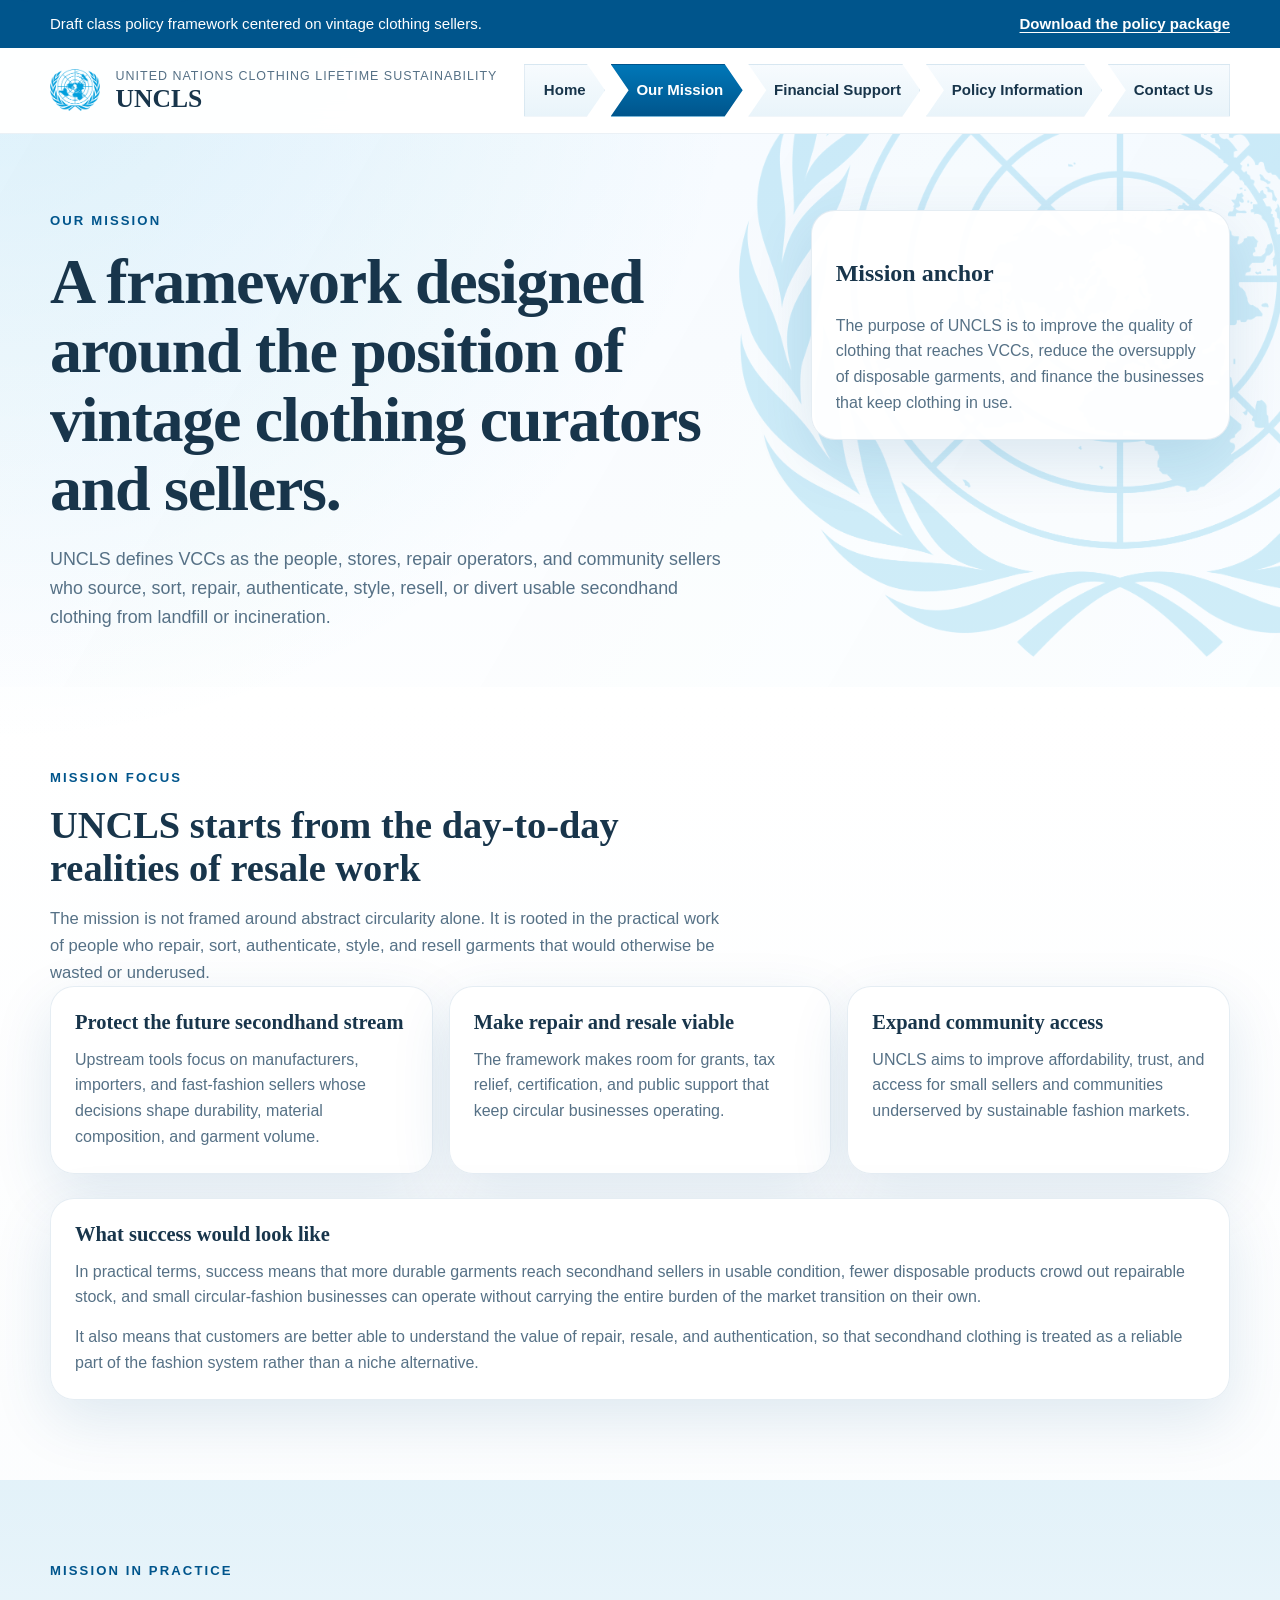
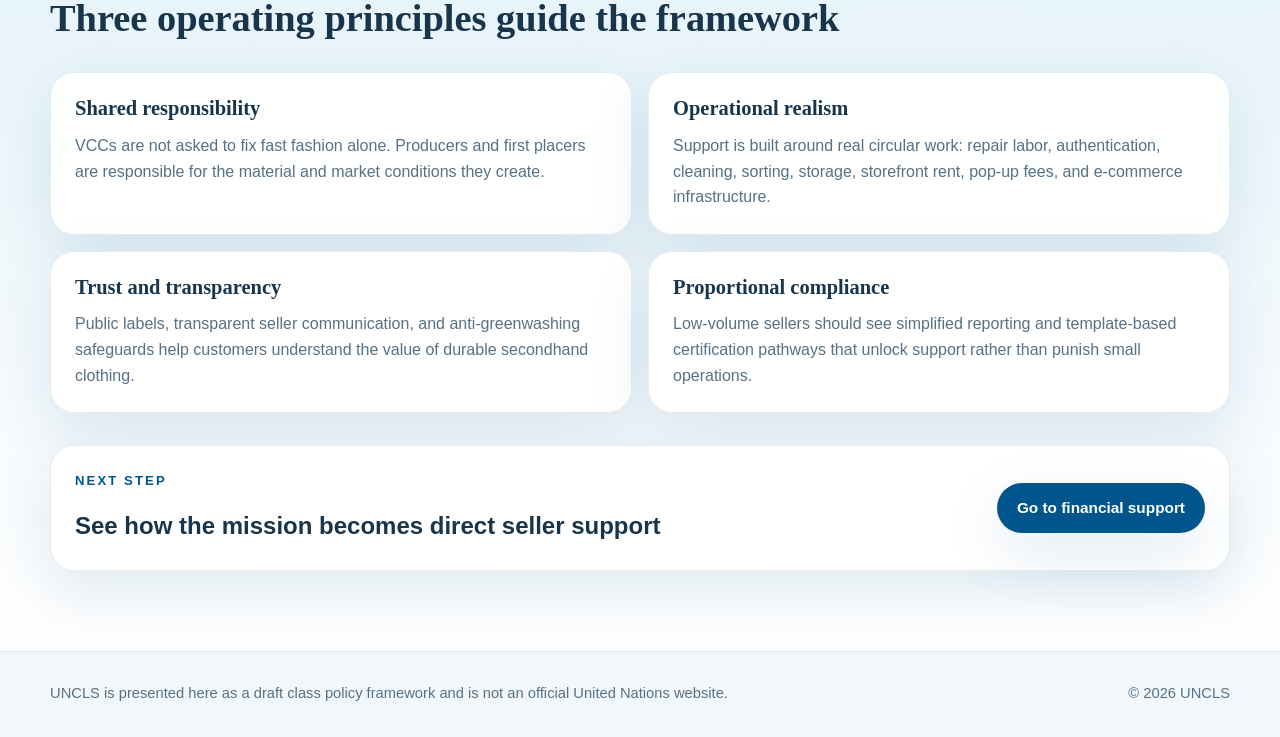
<file: mission.html>
<!DOCTYPE html>
<html lang="en">
  <head>
    <meta charset="UTF-8" />
    <meta name="viewport" content="width=device-width, initial-scale=1.0" />
    <meta
      name="description"
      content="Read the UNCLS mission and the circular-fashion principles guiding the framework."
    />
    <title>UNCLS | Our Mission</title>
    <link rel="stylesheet" href="styles.css" />
    <script defer src="script.js"></script>
  </head>
  <body>
    <a class="skip-link" href="#main-content">Skip to main content</a>

    <div class="utility-bar">
      <div class="container utility-bar__inner">
        <p>Draft class policy framework centered on vintage clothing sellers.</p>
        <a
          href="assets/UNCLS_vintage_clothing_sellers_policy_package.pdf"
          target="_blank"
          rel="noreferrer noopener"
        >
          Download the policy package
        </a>
      </div>
    </div>

    <header class="site-header">
      <div class="container site-header__inner">
        <a class="brand" href="index.html" aria-label="UNCLS home">
          <img
            class="brand__mark"
            src="assets/un_logo.png"
            alt="United Nations emblem"
          />
          <div class="brand__copy">
            <span class="brand__eyebrow">United Nations Clothing Lifetime Sustainability</span>
            <strong class="brand__title">UNCLS</strong>
          </div>
        </a>

        <button
          class="menu-toggle"
          type="button"
          aria-expanded="false"
          aria-controls="site-nav"
        >
          Menu
        </button>

        <nav class="site-nav" id="site-nav" aria-label="Primary">
          <a href="index.html">Home</a>
          <a href="mission.html" aria-current="page">Our Mission</a>
          <a href="financial-support.html">Financial Support</a>
          <a href="policy-information.html">Policy Information</a>
          <a href="contact.html">Contact Us</a>
        </nav>
      </div>
    </header>

    <main id="main-content">
      <section class="page-hero">
        <div class="container page-hero__grid">
          <div data-reveal>
            <p class="section-tag">Our Mission</p>
            <h1 class="page-title">
              A framework designed around the position of vintage clothing
              curators and sellers.
            </h1>
            <p class="page-lede">
              UNCLS defines VCCs as the people, stores, repair operators, and
              community sellers who source, sort, repair, authenticate, style,
              resell, or divert usable secondhand clothing from landfill or
              incineration.
            </p>
          </div>

          <aside class="page-note" data-reveal>
            <h2>Mission anchor</h2>
            <p>
              The purpose of UNCLS is to improve the quality of clothing that
              reaches VCCs, reduce the oversupply of disposable garments, and
              finance the businesses that keep clothing in use.
            </p>
          </aside>
        </div>
      </section>

      <section class="section">
        <div class="container">
          <div class="section-heading section-heading--compact" data-reveal>
            <p class="section-tag">Mission focus</p>
            <h2>UNCLS starts from the day-to-day realities of resale work</h2>
            <p>
              The mission is not framed around abstract circularity alone. It
              is rooted in the practical work of people who repair, sort,
              authenticate, style, and resell garments that would otherwise be
              wasted or underused.
            </p>
          </div>

          <div class="three-card-grid">
            <article class="info-card" data-reveal>
              <h3>Protect the future secondhand stream</h3>
              <p>
                Upstream tools focus on manufacturers, importers, and
                fast-fashion sellers whose decisions shape durability, material
                composition, and garment volume.
              </p>
            </article>

            <article class="info-card" data-reveal>
              <h3>Make repair and resale viable</h3>
              <p>
                The framework makes room for grants, tax relief, certification,
                and public support that keep circular businesses operating.
              </p>
            </article>

            <article class="info-card" data-reveal>
              <h3>Expand community access</h3>
              <p>
                UNCLS aims to improve affordability, trust, and access for
                small sellers and communities underserved by sustainable fashion
                markets.
              </p>
            </article>
          </div>

          <article class="panel-card section-followup prose-block" data-reveal>
            <h3>What success would look like</h3>
            <p>
              In practical terms, success means that more durable garments
              reach secondhand sellers in usable condition, fewer disposable
              products crowd out repairable stock, and small circular-fashion
              businesses can operate without carrying the entire burden of the
              market transition on their own.
            </p>
            <p>
              It also means that customers are better able to understand the
              value of repair, resale, and authentication, so that secondhand
              clothing is treated as a reliable part of the fashion system
              rather than a niche alternative.
            </p>
          </article>
        </div>
      </section>

      <section class="section section--alt">
        <div class="container">
          <div class="section-heading" data-reveal>
            <p class="section-tag">Mission in practice</p>
            <h2>Three operating principles guide the framework</h2>
          </div>

          <div class="content-grid">
            <article class="panel-card" data-reveal>
              <h3>Shared responsibility</h3>
              <p>
                VCCs are not asked to fix fast fashion alone. Producers and
                first placers are responsible for the material and market
                conditions they create.
              </p>
            </article>

            <article class="panel-card" data-reveal>
              <h3>Operational realism</h3>
              <p>
                Support is built around real circular work: repair labor,
                authentication, cleaning, sorting, storage, storefront rent,
                pop-up fees, and e-commerce infrastructure.
              </p>
            </article>

            <article class="panel-card" data-reveal>
              <h3>Trust and transparency</h3>
              <p>
                Public labels, transparent seller communication, and
                anti-greenwashing safeguards help customers understand the value
                of durable secondhand clothing.
              </p>
            </article>

            <article class="panel-card" data-reveal>
              <h3>Proportional compliance</h3>
              <p>
                Low-volume sellers should see simplified reporting and
                template-based certification pathways that unlock support rather
                than punish small operations.
              </p>
            </article>
          </div>

          <div class="action-panel" data-reveal>
            <div>
              <p class="section-tag">Next step</p>
              <h3>See how the mission becomes direct seller support</h3>
            </div>
            <a class="button button--primary" href="financial-support.html">
              Go to financial support
            </a>
          </div>
        </div>
      </section>
    </main>

    <footer class="site-footer">
      <div class="container site-footer__inner">
        <p>
          UNCLS is presented here as a draft class policy framework and is not
          an official United Nations website.
        </p>
        <p>&copy; <span id="current-year"></span> UNCLS</p>
      </div>
    </footer>
  </body>
</html>
</file>
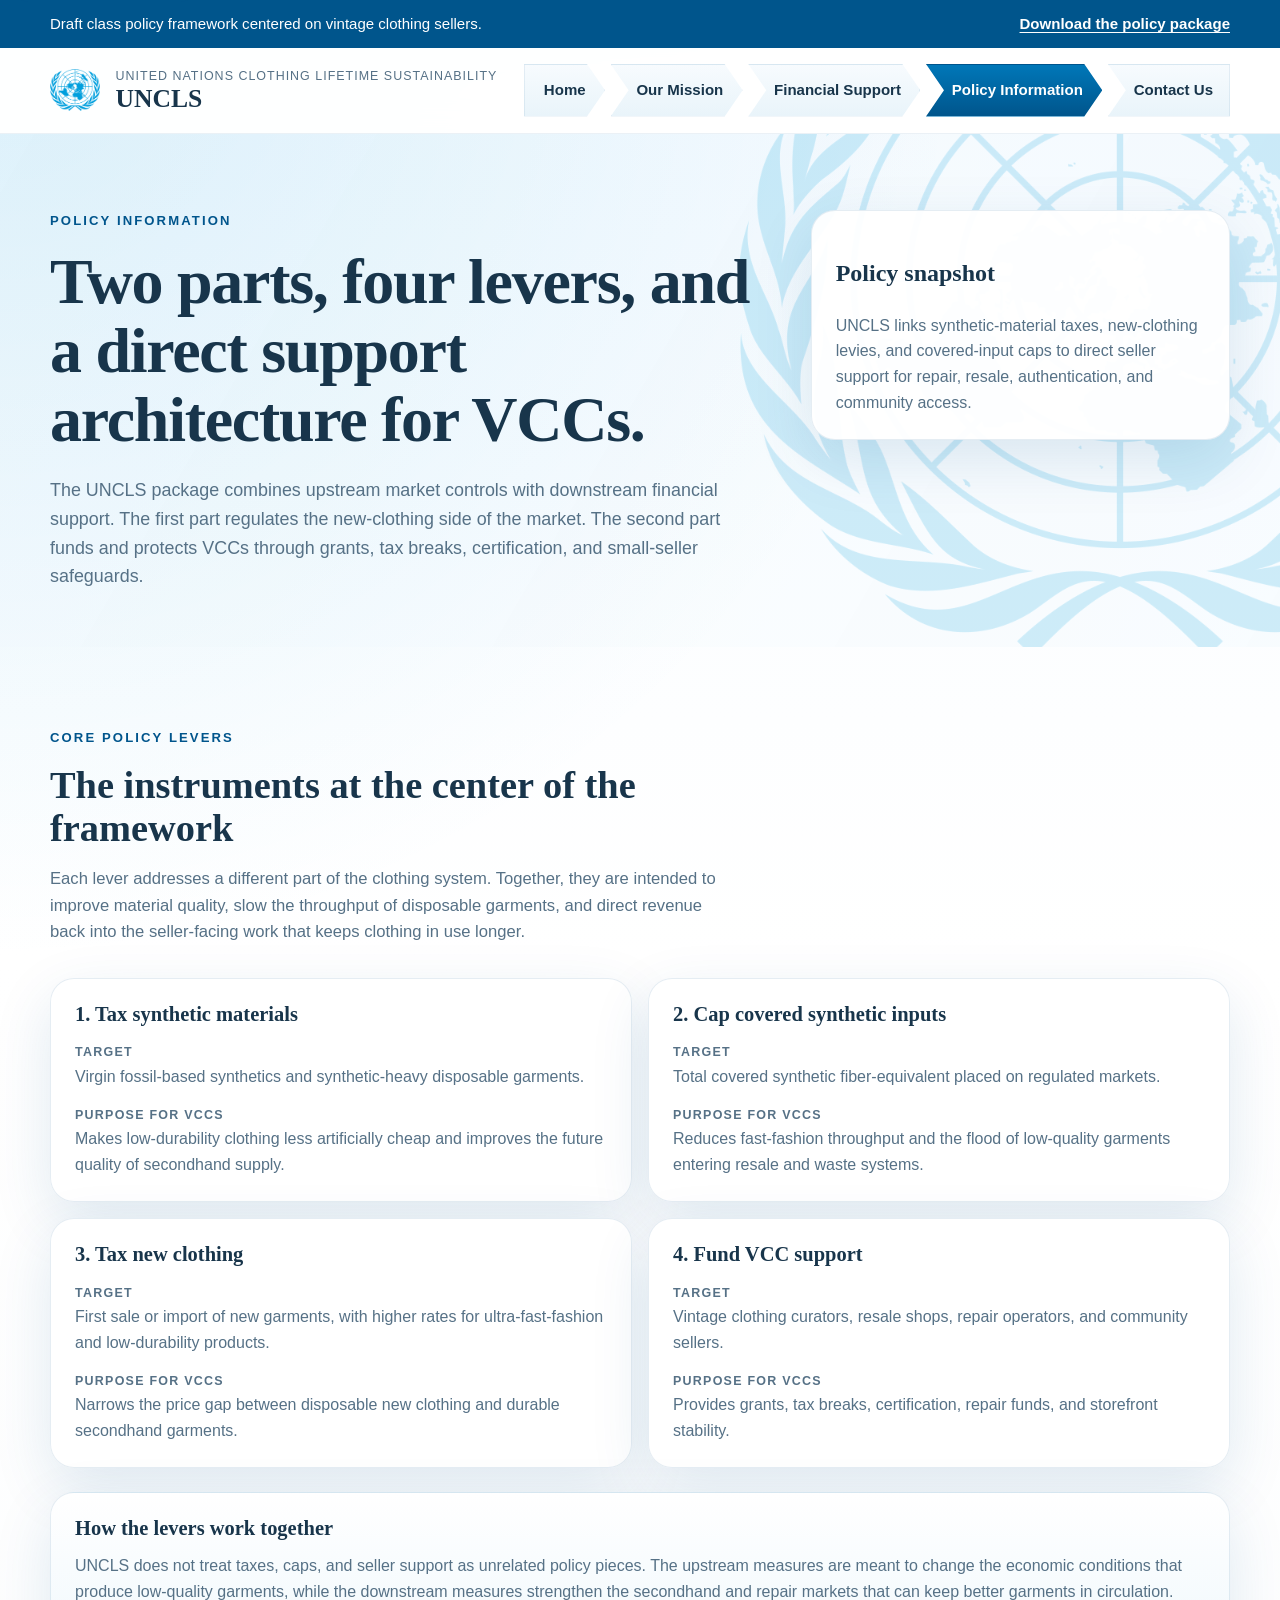
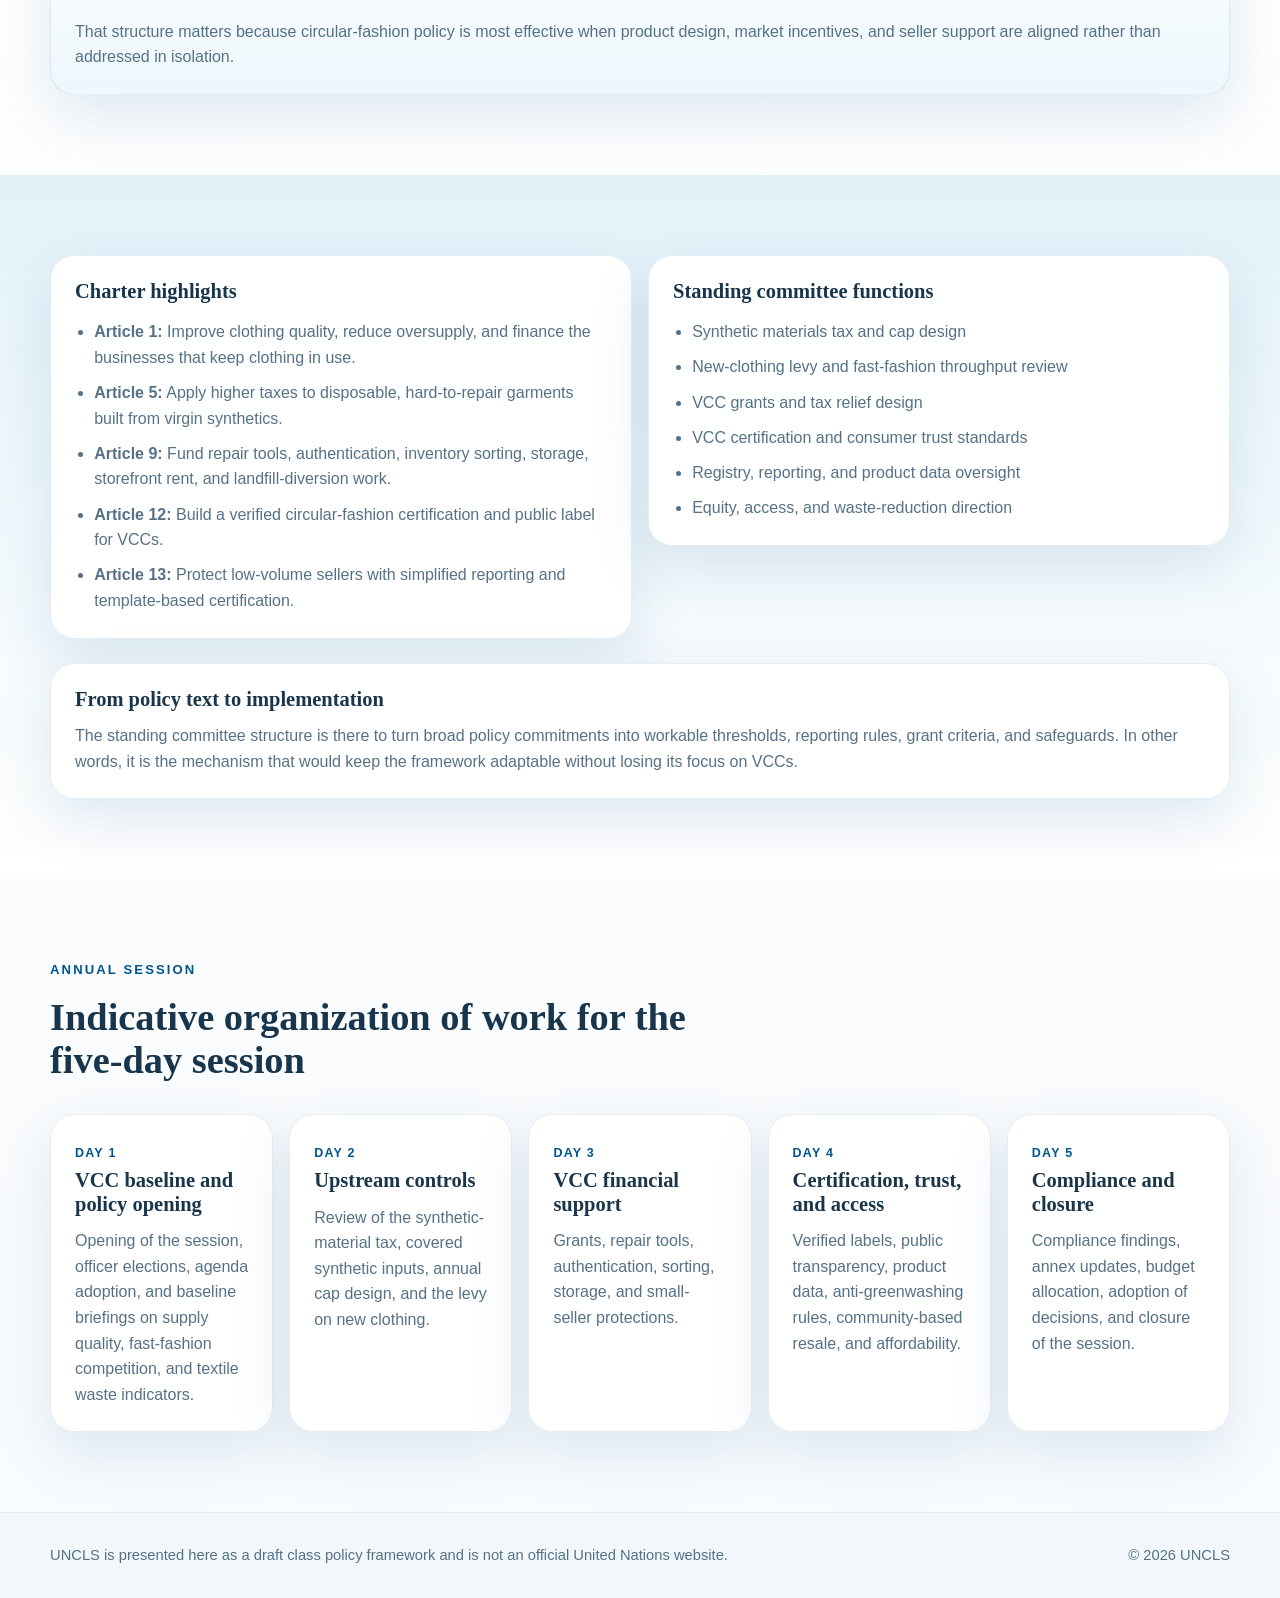
<file: policy-information.html>
<!DOCTYPE html>
<html lang="en">
  <head>
    <meta charset="UTF-8" />
    <meta name="viewport" content="width=device-width, initial-scale=1.0" />
    <meta
      name="description"
      content="Read UNCLS policy information, including the four core levers, charter highlights, and annual session agenda."
    />
    <title>UNCLS | Policy Information</title>
    <link rel="stylesheet" href="styles.css" />
    <script defer src="script.js"></script>
  </head>
  <body>
    <a class="skip-link" href="#main-content">Skip to main content</a>

    <div class="utility-bar">
      <div class="container utility-bar__inner">
        <p>Draft class policy framework centered on vintage clothing sellers.</p>
        <a
          href="assets/UNCLS_vintage_clothing_sellers_policy_package.pdf"
          target="_blank"
          rel="noreferrer noopener"
        >
          Download the policy package
        </a>
      </div>
    </div>

    <header class="site-header">
      <div class="container site-header__inner">
        <a class="brand" href="index.html" aria-label="UNCLS home">
          <img
            class="brand__mark"
            src="assets/un_logo.png"
            alt="United Nations emblem"
          />
          <div class="brand__copy">
            <span class="brand__eyebrow">United Nations Clothing Lifetime Sustainability</span>
            <strong class="brand__title">UNCLS</strong>
          </div>
        </a>

        <button
          class="menu-toggle"
          type="button"
          aria-expanded="false"
          aria-controls="site-nav"
        >
          Menu
        </button>

        <nav class="site-nav" id="site-nav" aria-label="Primary">
          <a href="index.html">Home</a>
          <a href="mission.html">Our Mission</a>
          <a href="financial-support.html">Financial Support</a>
          <a href="policy-information.html" aria-current="page">Policy Information</a>
          <a href="contact.html">Contact Us</a>
        </nav>
      </div>
    </header>

    <main id="main-content">
      <section class="page-hero">
        <div class="container page-hero__grid">
          <div data-reveal>
            <p class="section-tag">Policy Information</p>
            <h1 class="page-title">
              Two parts, four levers, and a direct support architecture for
              VCCs.
            </h1>
            <p class="page-lede">
              The UNCLS package combines upstream market controls with
              downstream financial support. The first part regulates the
              new-clothing side of the market. The second part funds and
              protects VCCs through grants, tax breaks, certification, and
              small-seller safeguards.
            </p>
          </div>

          <aside class="page-note" data-reveal>
            <h2>Policy snapshot</h2>
            <p>
              UNCLS links synthetic-material taxes, new-clothing levies, and
              covered-input caps to direct seller support for repair, resale,
              authentication, and community access.
            </p>
          </aside>

        </div>
      </section>

      <section class="section">
        <div class="container">
          <div class="section-heading section-heading--compact" data-reveal>
            <p class="section-tag">Core policy levers</p>
            <h2>The instruments at the center of the framework</h2>
            <p>
              Each lever addresses a different part of the clothing system.
              Together, they are intended to improve material quality, slow the
              throughput of disposable garments, and direct revenue back into
              the seller-facing work that keeps clothing in use longer.
            </p>
          </div>

          <div class="policy-card-grid">
            <article class="policy-card" data-reveal>
              <h3>1. Tax synthetic materials</h3>
              <p class="policy-card__label">Target</p>
              <p>
                Virgin fossil-based synthetics and synthetic-heavy disposable
                garments.
              </p>
              <p class="policy-card__label">Purpose for VCCs</p>
              <p>
                Makes low-durability clothing less artificially cheap and
                improves the future quality of secondhand supply.
              </p>
            </article>

            <article class="policy-card" data-reveal>
              <h3>2. Cap covered synthetic inputs</h3>
              <p class="policy-card__label">Target</p>
              <p>
                Total covered synthetic fiber-equivalent placed on regulated
                markets.
              </p>
              <p class="policy-card__label">Purpose for VCCs</p>
              <p>
                Reduces fast-fashion throughput and the flood of low-quality
                garments entering resale and waste systems.
              </p>
            </article>

            <article class="policy-card" data-reveal>
              <h3>3. Tax new clothing</h3>
              <p class="policy-card__label">Target</p>
              <p>
                First sale or import of new garments, with higher rates for
                ultra-fast-fashion and low-durability products.
              </p>
              <p class="policy-card__label">Purpose for VCCs</p>
              <p>
                Narrows the price gap between disposable new clothing and
                durable secondhand garments.
              </p>
            </article>

            <article class="policy-card" data-reveal>
              <h3>4. Fund VCC support</h3>
              <p class="policy-card__label">Target</p>
              <p>
                Vintage clothing curators, resale shops, repair operators, and
                community sellers.
              </p>
              <p class="policy-card__label">Purpose for VCCs</p>
              <p>
                Provides grants, tax breaks, certification, repair funds, and
                storefront stability.
              </p>
            </article>
          </div>

          <article class="panel-card panel-card--accent section-followup prose-block" data-reveal>
            <h3>How the levers work together</h3>
            <p>
              UNCLS does not treat taxes, caps, and seller support as unrelated
              policy pieces. The upstream measures are meant to change the
              economic conditions that produce low-quality garments, while the
              downstream measures strengthen the secondhand and repair markets
              that can keep better garments in circulation.
            </p>
            <p>
              That structure matters because circular-fashion policy is most
              effective when product design, market incentives, and seller
              support are aligned rather than addressed in isolation.
            </p>
          </article>
        </div>
      </section>

      <section class="section section--alt">
        <div class="container sidebar-layout">
          <article class="panel-card" data-reveal>
            <h3>Charter highlights</h3>
            <ul class="plain-list">
              <li>
                <strong>Article 1:</strong> Improve clothing quality, reduce
                oversupply, and finance the businesses that keep clothing in use.
              </li>
              <li>
                <strong>Article 5:</strong> Apply higher taxes to disposable,
                hard-to-repair garments built from virgin synthetics.
              </li>
              <li>
                <strong>Article 9:</strong> Fund repair tools, authentication,
                inventory sorting, storage, storefront rent, and landfill-diversion work.
              </li>
              <li>
                <strong>Article 12:</strong> Build a verified circular-fashion
                certification and public label for VCCs.
              </li>
              <li>
                <strong>Article 13:</strong> Protect low-volume sellers with
                simplified reporting and template-based certification.
              </li>
            </ul>
          </article>

          <aside class="panel-card" data-reveal>
            <h3>Standing committee functions</h3>
            <ul class="plain-list">
              <li>Synthetic materials tax and cap design</li>
              <li>New-clothing levy and fast-fashion throughput review</li>
              <li>VCC grants and tax relief design</li>
              <li>VCC certification and consumer trust standards</li>
              <li>Registry, reporting, and product data oversight</li>
              <li>Equity, access, and waste-reduction direction</li>
            </ul>
          </aside>
        </div>

        <div class="container">
          <article class="panel-card section-followup prose-block" data-reveal>
            <h3>From policy text to implementation</h3>
            <p>
              The standing committee structure is there to turn broad policy
              commitments into workable thresholds, reporting rules, grant
              criteria, and safeguards. In other words, it is the mechanism
              that would keep the framework adaptable without losing its focus
              on VCCs.
            </p>
          </article>
        </div>
      </section>

      <section class="section">
        <div class="container">
          <div class="section-heading section-heading--compact" data-reveal>
            <p class="section-tag">Annual session</p>
            <h2>Indicative organization of work for the five-day session</h2>
          </div>

          <div class="timeline-grid">
            <article class="timeline-card" data-reveal>
              <span class="timeline-card__day">Day 1</span>
              <h3>VCC baseline and policy opening</h3>
              <p>
                Opening of the session, officer elections, agenda adoption, and
                baseline briefings on supply quality, fast-fashion competition,
                and textile waste indicators.
              </p>
            </article>

            <article class="timeline-card" data-reveal>
              <span class="timeline-card__day">Day 2</span>
              <h3>Upstream controls</h3>
              <p>
                Review of the synthetic-material tax, covered synthetic inputs,
                annual cap design, and the levy on new clothing.
              </p>
            </article>

            <article class="timeline-card" data-reveal>
              <span class="timeline-card__day">Day 3</span>
              <h3>VCC financial support</h3>
              <p>
                Grants, repair tools, authentication, sorting, storage, and
                small-seller protections.
              </p>
            </article>

            <article class="timeline-card" data-reveal>
              <span class="timeline-card__day">Day 4</span>
              <h3>Certification, trust, and access</h3>
              <p>
                Verified labels, public transparency, product data,
                anti-greenwashing rules, community-based resale, and affordability.
              </p>
            </article>

            <article class="timeline-card" data-reveal>
              <span class="timeline-card__day">Day 5</span>
              <h3>Compliance and closure</h3>
              <p>
                Compliance findings, annex updates, budget allocation, adoption
                of decisions, and closure of the session.
              </p>
            </article>
          </div>
        </div>
      </section>
    </main>

    <footer class="site-footer">
      <div class="container site-footer__inner">
        <p>
          UNCLS is presented here as a draft class policy framework and is not
          an official United Nations website.
        </p>
        <p>&copy; <span id="current-year"></span> UNCLS</p>
      </div>
    </footer>
  </body>
</html>
</file>
<file: styles.css>
:root {
  --un-deep: #00558c;
  --un-blue: #009edb;
  --un-blue-soft: #dceef9;
  --un-border: #c7ddec;
  --un-sky: #f5fbff;
  --ink: #18354b;
  --ink-soft: #567186;
  --surface: #ffffff;
  --surface-alt: #f1f7fb;
  --warm: #f3d85d;
  --warm-soft: rgba(243, 216, 93, 0.3);
  --shadow: 0 20px 60px rgba(0, 85, 140, 0.12);
  --radius: 24px;
  --max-width: 1180px;
}

*,
*::before,
*::after {
  box-sizing: border-box;
}

html {
  scroll-behavior: smooth;
}

body {
  margin: 0;
  color: var(--ink);
  background:
    radial-gradient(circle at top left, rgba(0, 158, 219, 0.12), transparent 28%),
    linear-gradient(180deg, #f7fbff 0%, #ffffff 30%, #f8fbfd 100%);
  font-family: "Gill Sans", "Trebuchet MS", "Segoe UI", sans-serif;
  line-height: 1.6;
  overflow-x: hidden;
}

img {
  display: block;
  max-width: 100%;
}

a {
  color: inherit;
}

.skip-link {
  position: absolute;
  left: 1rem;
  top: -3rem;
  z-index: 100;
  padding: 0.75rem 1rem;
  color: #fff;
  background: var(--un-deep);
  border-radius: 0 0 12px 12px;
  text-decoration: none;
}

.skip-link:focus {
  top: 0;
}

.container {
  width: min(calc(100% - 2rem), var(--max-width));
  margin: 0 auto;
}

.utility-bar {
  background: var(--un-deep);
  color: #fff;
  font-size: 0.94rem;
}

.utility-bar__inner {
  display: flex;
  gap: 1rem;
  align-items: center;
  justify-content: space-between;
  padding: 0.75rem 0;
}

.utility-bar p {
  margin: 0;
}

.utility-bar a {
  color: #fff;
  font-weight: 700;
  text-decoration-thickness: 1px;
  text-underline-offset: 0.2em;
}

.site-header {
  position: sticky;
  top: 0;
  z-index: 20;
  background: rgba(255, 255, 255, 0.96);
  border-bottom: 1px solid rgba(0, 85, 140, 0.08);
  backdrop-filter: blur(14px);
}

.site-header__inner {
  display: flex;
  gap: 1.5rem;
  align-items: center;
  justify-content: space-between;
  padding: 1rem 0;
}

.brand {
  display: flex;
  gap: 1rem;
  align-items: center;
  min-width: 0;
  text-decoration: none;
}

.brand__mark {
  width: 3.1rem;
  flex: 0 0 auto;
}

.brand__copy {
  min-width: 0;
  max-width: 24rem;
}

.brand__eyebrow {
  display: block;
  color: var(--ink-soft);
  font-size: 0.78rem;
  line-height: 1.25;
  letter-spacing: 0.08em;
  text-transform: uppercase;
}

.brand__title {
  display: block;
  margin-top: 0.1rem;
  font-family: Cambria, Georgia, "Times New Roman", serif;
  font-size: 1.6rem;
  line-height: 1;
}

.site-nav {
  display: flex;
  gap: 0.35rem;
  align-items: center;
}

.site-nav a {
  display: inline-flex;
  align-items: center;
  justify-content: center;
  min-height: 3.1rem;
  padding: 0.8rem 1.15rem 0.85rem 1.55rem;
  color: var(--ink);
  background: linear-gradient(180deg, #f7fbfe, #e9f4fa);
  border: 1px solid rgba(0, 85, 140, 0.08);
  clip-path: polygon(0 0, calc(100% - 18px) 0, 100% 50%, calc(100% - 18px) 100%, 0 100%, 18px 50%);
  font-size: 0.94rem;
  font-weight: 700;
  text-decoration: none;
  transition:
    background-color 180ms ease,
    color 180ms ease,
    transform 180ms ease,
    box-shadow 180ms ease;
}

.site-nav a:first-child {
  padding-left: 1.2rem;
  clip-path: polygon(0 0, calc(100% - 18px) 0, 100% 50%, calc(100% - 18px) 100%, 0 100%);
}

.site-nav a:last-child {
  padding-right: 1rem;
  clip-path: polygon(0 0, 100% 0, 100% 100%, 0 100%, 18px 50%);
}

.site-nav a:hover,
.site-nav a:focus-visible {
  transform: translateY(-1px);
}

.site-nav a[aria-current="page"] {
  color: #fff;
  background: linear-gradient(180deg, #0077b8, var(--un-deep));
  box-shadow: 0 10px 30px rgba(0, 85, 140, 0.18);
}

.menu-toggle {
  display: none;
  padding: 0.65rem 1rem;
  color: var(--un-deep);
  background: #fff;
  border: 1px solid var(--un-border);
  border-radius: 999px;
  font: inherit;
  font-weight: 700;
  cursor: pointer;
}

.hero,
.page-hero {
  position: relative;
  overflow: hidden;
  padding: 4.75rem 0 3.5rem;
}

.hero::before,
.page-hero::before {
  content: "";
  position: absolute;
  inset: 0;
  background:
    linear-gradient(120deg, rgba(0, 85, 140, 0.02), rgba(0, 158, 219, 0.11)),
    url("assets/un_logo.png") no-repeat right -14rem top -8rem / 48rem auto;
  opacity: 0.18;
  pointer-events: none;
}

.page-hero--finance::before {
  background:
    linear-gradient(120deg, rgba(243, 216, 93, 0.2), rgba(0, 158, 219, 0.08)),
    url("assets/un_logo.png") no-repeat right -14rem top -8rem / 48rem auto;
}

.hero__grid,
.page-hero__grid {
  position: relative;
  display: grid;
  grid-template-columns: minmax(0, 1.45fr) minmax(280px, 0.82fr);
  gap: 1.2rem;
  align-items: start;
}

.hero__content {
  max-width: 48rem;
}

.section-tag {
  margin: 0 0 1rem;
  color: var(--un-deep);
  font-size: 0.82rem;
  font-weight: 800;
  letter-spacing: 0.16em;
  text-transform: uppercase;
}

.section-tag--warm {
  color: #6b5600;
}

.hero h1,
.page-title,
.feature-card h2,
.section-heading h2,
.overview-card h3,
.info-card h3,
.panel-card h3,
.timeline-card h3,
.policy-card h3,
.page-note h2,
.logo-panel h3 {
  font-family: Cambria, Georgia, "Times New Roman", serif;
}

.hero h1,
.page-title {
  margin: 0;
  font-size: clamp(2.4rem, 5vw, 4.4rem);
  line-height: 1.08;
  letter-spacing: -0.02em;
}

.hero__lede,
.page-lede {
  max-width: 43rem;
  margin: 1.4rem 0 0;
  color: var(--ink-soft);
  font-size: 1.12rem;
}

.hero__actions,
.button-row,
.button-stack {
  display: flex;
  flex-wrap: wrap;
  gap: 0.9rem;
}

.hero__actions {
  margin-top: 2rem;
}

.button {
  display: inline-flex;
  align-items: center;
  justify-content: center;
  min-height: 3rem;
  padding: 0.8rem 1.25rem;
  border-radius: 999px;
  font-size: 0.96rem;
  font-weight: 700;
  text-decoration: none;
  transition:
    transform 180ms ease,
    box-shadow 180ms ease,
    background-color 180ms ease,
    color 180ms ease;
}

.button:hover,
.button:focus-visible {
  transform: translateY(-1px);
}

.button--primary {
  color: #fff;
  background: var(--un-deep);
  box-shadow: var(--shadow);
}

.button--secondary {
  color: var(--un-deep);
  background: rgba(255, 255, 255, 0.94);
  border: 1px solid var(--un-border);
}

.feature-card,
.page-note,
.overview-card,
.info-card,
.panel-card,
.timeline-card,
.policy-card,
.search-panel,
.grant-showcase,
.logo-panel,
.policy-updates,
.action-panel {
  background: rgba(255, 255, 255, 0.95);
  border: 1px solid rgba(0, 85, 140, 0.1);
  border-radius: var(--radius);
  box-shadow: var(--shadow);
}

.feature-card,
.page-note,
.panel-card,
.timeline-card,
.policy-card,
.logo-panel,
.grant-showcase,
.policy-updates {
  padding: 1.5rem;
}

.feature-card__header {
  display: grid;
  grid-template-columns: 4.5rem 1fr;
  gap: 1rem;
  align-items: center;
}

.feature-card__logo {
  width: 4.5rem;
}

.feature-card__eyebrow {
  margin: 0 0 0.3rem;
  color: var(--ink-soft);
  font-size: 0.76rem;
  font-weight: 800;
  letter-spacing: 0.12em;
  text-transform: uppercase;
}

.feature-card h2 {
  margin: 0;
  font-size: 1.45rem;
  line-height: 1.15;
}

.feature-card__text,
.page-note p,
.overview-card p,
.info-card p,
.panel-card p,
.timeline-card p,
.policy-card p,
.logo-panel p,
.contact-item p {
  margin: 0;
  color: var(--ink-soft);
}

.stats-grid,
.overview-grid,
.three-card-grid,
.content-grid,
.timeline-grid,
.policy-card-grid {
  display: grid;
  gap: 1rem;
}

.stats-grid {
  grid-template-columns: repeat(2, minmax(0, 1fr));
  margin: 1.5rem 0;
}

.stat-box {
  padding: 0.95rem 1rem;
  background: #fff;
  border: 1px solid var(--un-border);
  border-radius: 18px;
}

.stat-box dt {
  color: var(--ink-soft);
  font-size: 0.8rem;
  font-weight: 700;
  text-transform: uppercase;
  letter-spacing: 0.08em;
}

.stat-box dd {
  margin: 0.35rem 0 0;
  color: var(--un-deep);
  font-size: 1.5rem;
  font-weight: 800;
}

.section {
  padding: 5rem 0;
}

.section--tight {
  padding: 2.1rem 0;
}

.section--alt {
  background:
    linear-gradient(180deg, rgba(0, 158, 219, 0.06), rgba(255, 255, 255, 0.98)),
    var(--surface-alt);
}

.section-heading {
  max-width: 50rem;
}

.section-heading--compact {
  max-width: 42rem;
}

.section-heading h2 {
  margin: 0;
  font-size: clamp(2rem, 3vw, 3rem);
  line-height: 1.12;
}

.section-heading p:last-child {
  margin: 1rem 0 0;
  color: var(--ink-soft);
  font-size: 1.04rem;
}

.overview-grid {
  grid-template-columns: repeat(4, minmax(0, 1fr));
  margin-top: 2rem;
}

.overview-card {
  padding: 1.4rem;
}

.overview-card h3,
.info-card h3,
.panel-card h3,
.timeline-card h3,
.policy-card h3 {
  margin: 0 0 0.75rem;
  font-size: 1.28rem;
  line-height: 1.15;
}

.text-link {
  display: inline-flex;
  margin-top: 1rem;
  color: var(--un-deep);
  font-weight: 700;
  text-decoration: none;
}

.text-link:hover,
.text-link:focus-visible {
  text-decoration: underline;
}

.three-card-grid {
  grid-template-columns: repeat(3, minmax(0, 1fr));
}

.content-grid {
  grid-template-columns: repeat(2, minmax(0, 1fr));
  margin-top: 2rem;
}

.info-card {
  padding: 1.5rem;
}

.panel-card--accent {
  background: linear-gradient(180deg, #ffffff, #edf7fc);
}

.section-followup {
  margin-top: 1.5rem;
}

.prose-block p + p {
  margin-top: 0.9rem;
}

.action-panel {
  display: flex;
  gap: 1rem;
  align-items: center;
  justify-content: space-between;
  margin-top: 2rem;
  padding: 1.5rem;
}

.action-panel h3 {
  margin: 0;
  font-size: 1.5rem;
}

.highlight-title {
  display: inline;
  box-shadow: inset 0 -0.45em 0 var(--warm-soft);
}

.search-panel {
  display: grid;
  grid-template-columns: 3.3rem minmax(0, 1fr) auto;
  gap: 0.8rem;
  align-items: center;
  padding: 1rem;
}

.search-status {
  min-height: 1.5rem;
  margin: 0.75rem 0 0;
  color: var(--ink-soft);
  font-size: 0.94rem;
  font-weight: 700;
}

.search-status.has-results {
  color: var(--un-deep);
}

.search-status.has-no-results {
  color: #7a4d00;
}

.search-panel input {
  width: 100%;
  min-height: 3.2rem;
  padding: 0 1rem;
  color: var(--ink);
  background: #fff;
  border: 1px solid var(--un-border);
  border-radius: 18px;
  font: inherit;
}

.search-panel__icon {
  position: relative;
  width: 3.1rem;
  height: 3.1rem;
  background: linear-gradient(180deg, #f7fbfe, #e8f4fb);
  border: 1px solid var(--un-border);
  border-radius: 18px;
}

.search-panel__icon::before {
  content: "";
  position: absolute;
  width: 0.9rem;
  height: 0.9rem;
  top: 0.7rem;
  left: 0.8rem;
  border: 3px solid var(--un-deep);
  border-radius: 50%;
}

.search-panel__icon::after {
  content: "";
  position: absolute;
  width: 0.7rem;
  height: 3px;
  right: 0.72rem;
  bottom: 0.85rem;
  background: var(--un-deep);
  transform: rotate(45deg);
  transform-origin: center;
}

[data-search-target] {
  scroll-margin-top: 7.5rem;
  transition:
    opacity 180ms ease,
    border-color 180ms ease,
    box-shadow 180ms ease,
    transform 180ms ease;
}

[data-search-target].search-match {
  border-color: rgba(0, 85, 140, 0.26);
  box-shadow:
    0 0 0 3px rgba(0, 158, 219, 0.14),
    var(--shadow);
}

[data-search-target].search-current {
  border-color: rgba(0, 85, 140, 0.38);
  box-shadow:
    0 0 0 4px rgba(243, 216, 93, 0.35),
    var(--shadow);
}

[data-search-target].search-dim {
  opacity: 0.45;
}

.finance-grid,
.two-column-grid,
.sidebar-layout {
  display: grid;
  gap: 1rem;
  align-items: start;
}

.finance-grid {
  grid-template-columns: minmax(0, 1.4fr) minmax(260px, 0.75fr);
}

.two-column-grid,
.sidebar-layout {
  grid-template-columns: repeat(2, minmax(0, 1fr));
}

.grant-showcase {
  background:
    linear-gradient(180deg, rgba(243, 216, 93, 0.12), rgba(255, 255, 255, 0.96)),
    #fff;
}

.grant-showcase__top {
  display: flex;
  gap: 1rem;
  align-items: start;
  justify-content: space-between;
}

.grant-showcase h2 {
  margin: 0;
  font-family: Cambria, Georgia, "Times New Roman", serif;
  font-size: 2rem;
  line-height: 1.05;
}

.grant-total {
  flex: 0 0 auto;
  padding: 0.85rem 1.1rem;
  color: #604b00;
  background: rgba(243, 216, 93, 0.36);
  border: 1px solid rgba(96, 75, 0, 0.12);
  border-radius: 999px;
  font-weight: 800;
  white-space: nowrap;
}

.grant-showcase__body {
  display: grid;
  grid-template-columns: minmax(0, 1fr) 160px;
  gap: 1rem;
  align-items: center;
  margin-top: 1.4rem;
}

.grant-showcase__copy p:first-child {
  margin-bottom: 0.9rem;
}

.grant-badge {
  display: flex;
  align-items: center;
  justify-content: center;
  min-height: 160px;
  background: #fff;
  border: 1px dashed rgba(0, 85, 140, 0.18);
  border-radius: 22px;
}

.grant-badge img,
.logo-panel img,
.side-logo {
  width: min(100%, 9rem);
}

.logo-panel {
  text-align: center;
}

.logo-panel img {
  margin: 0 auto 1rem;
}

.logo-panel h3 {
  margin: 0 0 0.7rem;
  font-size: 1.35rem;
}

.panel-card--sketch {
  background:
    linear-gradient(180deg, rgba(243, 216, 93, 0.08), rgba(255, 255, 255, 0.96)),
    #fff;
}

.deadline-pill {
  display: inline-flex;
  margin-top: 1rem;
  padding: 0.55rem 0.95rem;
  color: #604b00;
  background: rgba(243, 216, 93, 0.36);
  border-radius: 999px;
  font-weight: 800;
}

.policy-updates__header {
  max-width: 46rem;
}

.policy-updates__header h2 {
  margin: 0;
  font-family: Cambria, Georgia, "Times New Roman", serif;
  font-size: 1.9rem;
  line-height: 1.08;
}

.policy-update-list {
  display: grid;
  gap: 1rem;
  margin-top: 1.4rem;
}

.policy-update-item {
  display: grid;
  grid-template-columns: 110px minmax(0, 1fr);
  gap: 1rem;
  align-items: center;
  padding: 1rem;
  background: linear-gradient(180deg, #fffdf1, #ffffff);
  border: 1px solid rgba(0, 85, 140, 0.08);
  border-radius: 18px;
}

.policy-update-item p {
  margin: 0;
  color: var(--ink);
  font-size: 1.02rem;
  font-weight: 700;
}

.percent-chip {
  display: inline-flex;
  align-items: center;
  justify-content: center;
  min-height: 3.3rem;
  color: #604b00;
  background: rgba(243, 216, 93, 0.36);
  border-radius: 999px;
  font-size: 1.45rem;
  font-weight: 800;
}

.policy-card-grid {
  grid-template-columns: repeat(2, minmax(0, 1fr));
  margin-top: 2rem;
}

.policy-card__label,
.contact-item__label,
.timeline-card__day {
  display: inline-flex;
  margin-bottom: 0.3rem;
  color: var(--un-deep);
  font-size: 0.78rem;
  font-weight: 800;
  letter-spacing: 0.1em;
  text-transform: uppercase;
}

.policy-card p + .policy-card__label {
  margin-top: 1rem;
}

.timeline-grid {
  grid-template-columns: repeat(5, minmax(0, 1fr));
  margin-top: 2rem;
}

.plain-list {
  margin: 1rem 0 0;
  padding-left: 1.2rem;
  color: var(--ink-soft);
}

.plain-list li + li {
  margin-top: 0.6rem;
}

.contact-list {
  display: grid;
  gap: 0.9rem;
  margin-top: 1rem;
}

.contact-item {
  padding: 1rem 1.1rem;
  background: #f7fbfe;
  border: 1px solid var(--un-border);
  border-radius: 18px;
}

.contact-item a {
  color: var(--un-deep);
  font-weight: 700;
  text-decoration: none;
}

.contact-item a:hover,
.contact-item a:focus-visible {
  text-decoration: underline;
}

.button-stack {
  margin-top: 1.3rem;
}

.application-layout {
  grid-template-columns: minmax(0, 1.35fr) minmax(300px, 0.9fr);
}

.application-form-card {
  padding: 1.5rem;
}

.application-form {
  display: grid;
  gap: 1rem;
  margin-top: 1.6rem;
}

.application-fieldset {
  margin: 0;
  padding: 1.2rem;
  background: linear-gradient(180deg, #ffffff, #f7fbfe);
  border: 1px solid var(--un-border);
  border-radius: 22px;
}

.application-fieldset legend {
  padding: 0 0.45rem;
  color: var(--un-deep);
  font-family: Cambria, Georgia, "Times New Roman", serif;
  font-size: 1.22rem;
  font-weight: 700;
}

.application-fieldset > p:first-of-type {
  margin: 0.1rem 0 1rem;
  color: var(--ink-soft);
}

.form-grid {
  display: grid;
  grid-template-columns: repeat(2, minmax(0, 1fr));
  gap: 1rem;
}

.field-group {
  display: grid;
  gap: 0.45rem;
}

.field-group--full {
  grid-column: 1 / -1;
}

.field-group label,
.checkbox-item__copy strong {
  font-weight: 700;
}

.field-group label {
  color: var(--ink);
}

.required-marker {
  color: #8b4f00;
}

.application-form input:not([type="checkbox"]):not([type="radio"]),
.application-form select,
.application-form textarea {
  width: 100%;
  padding: 0.85rem 0.95rem;
  color: var(--ink);
  background: #fff;
  border: 1px solid var(--un-border);
  border-radius: 16px;
  font: inherit;
}

.application-form input[type="file"] {
  width: 100%;
  padding: 0.7rem;
  color: var(--ink-soft);
  background: #fff;
  border: 1px dashed rgba(0, 85, 140, 0.28);
  border-radius: 16px;
  font: inherit;
}

.application-form textarea {
  min-height: 140px;
  resize: vertical;
}

.application-form input:focus-visible,
.application-form select:focus-visible,
.application-form textarea:focus-visible {
  outline: 3px solid rgba(0, 158, 219, 0.2);
  outline-offset: 2px;
  border-color: rgba(0, 85, 140, 0.3);
}

.checkbox-list {
  display: grid;
  gap: 0.8rem;
}

.checkbox-option {
  display: grid;
  gap: 0.7rem;
  padding: 1rem;
  background: linear-gradient(180deg, rgba(255, 255, 255, 0.98), rgba(247, 251, 254, 0.98));
  border: 1px solid rgba(0, 85, 140, 0.1);
  border-radius: 18px;
}

.checkbox-item {
  display: grid;
  grid-template-columns: auto minmax(0, 1fr);
  gap: 0.75rem;
  align-items: start;
  padding: 0;
  background: transparent;
  border: 0;
  border-radius: 0;
  cursor: pointer;
}

.checkbox-item input {
  margin-top: 0.2rem;
}

.checkbox-item__copy {
  display: grid;
  gap: 0.25rem;
}

.checkbox-item__copy span,
.application-note p,
.application-aside p,
.asset-preview p,
.asset-preview li {
  color: var(--ink-soft);
}

.checkbox-option__link {
  display: inline-flex;
  align-self: start;
  margin-left: 2.2rem;
  padding: 0.45rem 0.85rem;
  background: #fff;
  border: 1px solid var(--un-border);
  border-radius: 999px;
  box-shadow: 0 8px 24px rgba(0, 85, 140, 0.08);
  color: var(--un-deep);
  font-weight: 700;
  text-decoration: none;
  transition:
    transform 180ms ease,
    box-shadow 180ms ease,
    border-color 180ms ease;
}

.checkbox-option__link:hover,
.checkbox-option__link:focus-visible {
  transform: translateY(-1px);
  border-color: rgba(0, 85, 140, 0.22);
  box-shadow: 0 10px 28px rgba(0, 85, 140, 0.12);
}

.application-note {
  padding: 1rem 1.1rem;
  background: linear-gradient(180deg, rgba(243, 216, 93, 0.18), rgba(255, 255, 255, 0.96));
  border: 1px solid rgba(96, 75, 0, 0.16);
  border-radius: 18px;
}

.application-note p {
  margin: 0;
}

.application-aside {
  display: grid;
  gap: 1rem;
}

.document-list {
  margin: 1rem 0 0;
  padding-left: 1.2rem;
  color: var(--ink-soft);
}

.document-list li + li {
  margin-top: 0.55rem;
}

.asset-preview {
  display: grid;
  gap: 1rem;
}

.asset-preview__label {
  display: inline-flex;
  align-self: start;
  padding: 0.45rem 0.8rem;
  color: #604b00;
  background: rgba(243, 216, 93, 0.36);
  border-radius: 999px;
  font-size: 0.82rem;
  font-weight: 800;
  letter-spacing: 0.08em;
  text-transform: uppercase;
}

.asset-preview__image {
  overflow: hidden;
  border: 1px solid rgba(0, 85, 140, 0.08);
  border-radius: 20px;
}

.asset-preview__image img {
  width: 100%;
  height: auto;
}

.asset-preview h3 {
  margin: 0;
}

.asset-preview ul {
  margin: 0;
  padding-left: 1.2rem;
}

.asset-preview .text-link {
  margin-top: 0;
}

.site-footer {
  background: #f2f7fb;
  border-top: 1px solid rgba(0, 85, 140, 0.08);
}

.site-footer__inner {
  display: flex;
  gap: 1rem;
  align-items: center;
  justify-content: space-between;
  padding: 1rem 0;
  color: var(--ink-soft);
  font-size: 0.92rem;
}

[data-reveal] {
  opacity: 0;
  transform: translateY(20px);
  transition:
    opacity 500ms ease,
    transform 500ms ease;
}

[data-reveal].is-visible {
  opacity: 1;
  transform: translateY(0);
}

@media (prefers-reduced-motion: reduce) {
  html {
    scroll-behavior: auto;
  }

  *,
  *::before,
  *::after {
    animation: none !important;
    transition: none !important;
  }

  [data-reveal] {
    opacity: 1;
    transform: none;
  }
}

@media (max-width: 1100px) {
  .overview-grid,
  .timeline-grid {
    grid-template-columns: repeat(2, minmax(0, 1fr));
  }
}

@media (max-width: 980px) {
  .hero__grid,
  .page-hero__grid,
  .finance-grid,
  .two-column-grid,
  .sidebar-layout,
  .form-grid,
  .three-card-grid,
  .policy-card-grid,
  .content-grid {
    grid-template-columns: 1fr;
  }

  .timeline-grid {
    grid-template-columns: repeat(2, minmax(0, 1fr));
  }

  .overview-grid {
    grid-template-columns: repeat(2, minmax(0, 1fr));
  }
}

@media (max-width: 1040px) {
  .site-header__inner {
    flex-wrap: wrap;
    align-items: flex-start;
  }

  .menu-toggle {
    display: inline-flex;
    margin-left: auto;
  }

  .site-nav {
    display: none;
    width: 100%;
    flex-direction: column;
    align-items: stretch;
    gap: 0.55rem;
    padding-top: 0.65rem;
  }

  .site-nav.is-open {
    display: flex;
  }

  .site-nav a,
  .site-nav a:first-child,
  .site-nav a:last-child {
    clip-path: none;
    justify-content: flex-start;
    min-height: 0;
    padding: 0.9rem 1rem;
    border-radius: 16px;
  }

  .utility-bar__inner,
  .site-footer__inner,
  .action-panel {
    flex-direction: column;
    align-items: flex-start;
  }

  .hero,
  .page-hero,
  .section {
    padding: 4rem 0;
  }

  .hero::before,
  .page-hero::before {
    background-size: 34rem auto;
    background-position: right -12rem top -3rem;
  }
}

@media (max-width: 700px) {
  .container {
    width: min(calc(100% - 1.25rem), var(--max-width));
  }

  .brand__eyebrow {
    font-size: 0.68rem;
  }

  .brand__title {
    font-size: 1.4rem;
  }

  .hero h1,
  .page-title {
    font-size: 2.2rem;
  }

  .hero__lede,
  .page-lede,
  .section-heading p:last-child {
    font-size: 1rem;
  }

  .hero,
  .page-hero {
    padding: 3.3rem 0 2.7rem;
  }

  .section {
    padding: 3.2rem 0;
  }

  .section--tight {
    padding: 1.55rem 0;
  }

  .feature-card,
  .page-note,
  .overview-card,
  .info-card,
  .panel-card,
  .timeline-card,
  .policy-card,
  .logo-panel,
  .grant-showcase,
  .policy-updates,
  .action-panel,
  .application-form-card {
    padding: 1.15rem;
    border-radius: 20px;
  }

  .application-fieldset {
    padding: 1rem;
    border-radius: 18px;
  }

  .section-heading h2,
  .grant-showcase h2,
  .policy-updates__header h2,
  .action-panel h3 {
    font-size: 1.7rem;
  }

  .overview-grid,
  .timeline-grid,
  .stats-grid {
    grid-template-columns: 1fr;
  }

  .search-panel {
    grid-template-columns: 1fr;
    padding: 0.9rem;
  }

  .search-panel__icon {
    display: none;
  }

  .search-status {
    margin-top: 0.6rem;
    font-size: 0.88rem;
  }

  .grant-showcase__top,
  .grant-showcase__body,
  .policy-update-item {
    grid-template-columns: 1fr;
    display: grid;
  }

  .grant-showcase__top {
    justify-content: start;
  }

  .grant-total,
  .percent-chip {
    justify-self: start;
  }

  .grant-badge {
    min-height: 120px;
  }

  .button,
  .hero__actions .button,
  .button-row .button,
  .button-stack .button {
    width: 100%;
  }

  .hero__actions,
  .button-row,
  .button-stack {
    flex-direction: column;
    align-items: stretch;
  }

  .policy-update-item p {
    font-size: 0.97rem;
  }

  .percent-chip {
    min-height: 3rem;
    padding: 0 1rem;
    font-size: 1.25rem;
  }

  .site-footer__inner {
    align-items: flex-start;
  }

  .checkbox-option__link {
    margin-left: 1.85rem;
  }
}

@media (max-width: 480px) {
  .container {
    width: min(calc(100% - 1rem), var(--max-width));
  }

  .utility-bar {
    font-size: 0.86rem;
  }

  .utility-bar__inner {
    gap: 0.55rem;
    padding: 0.65rem 0;
  }

  .site-header__inner {
    gap: 0.9rem;
    padding: 0.85rem 0;
  }

  .brand {
    gap: 0.75rem;
  }

  .brand__mark {
    width: 2.65rem;
  }

  .brand__copy {
    max-width: 15rem;
  }

  .brand__eyebrow {
    font-size: 0.62rem;
    letter-spacing: 0.06em;
  }

  .brand__title {
    font-size: 1.25rem;
  }

  .hero h1,
  .page-title {
    font-size: 1.95rem;
  }

  .site-nav a {
    padding: 0.85rem 0.9rem;
  }
}
</file>
